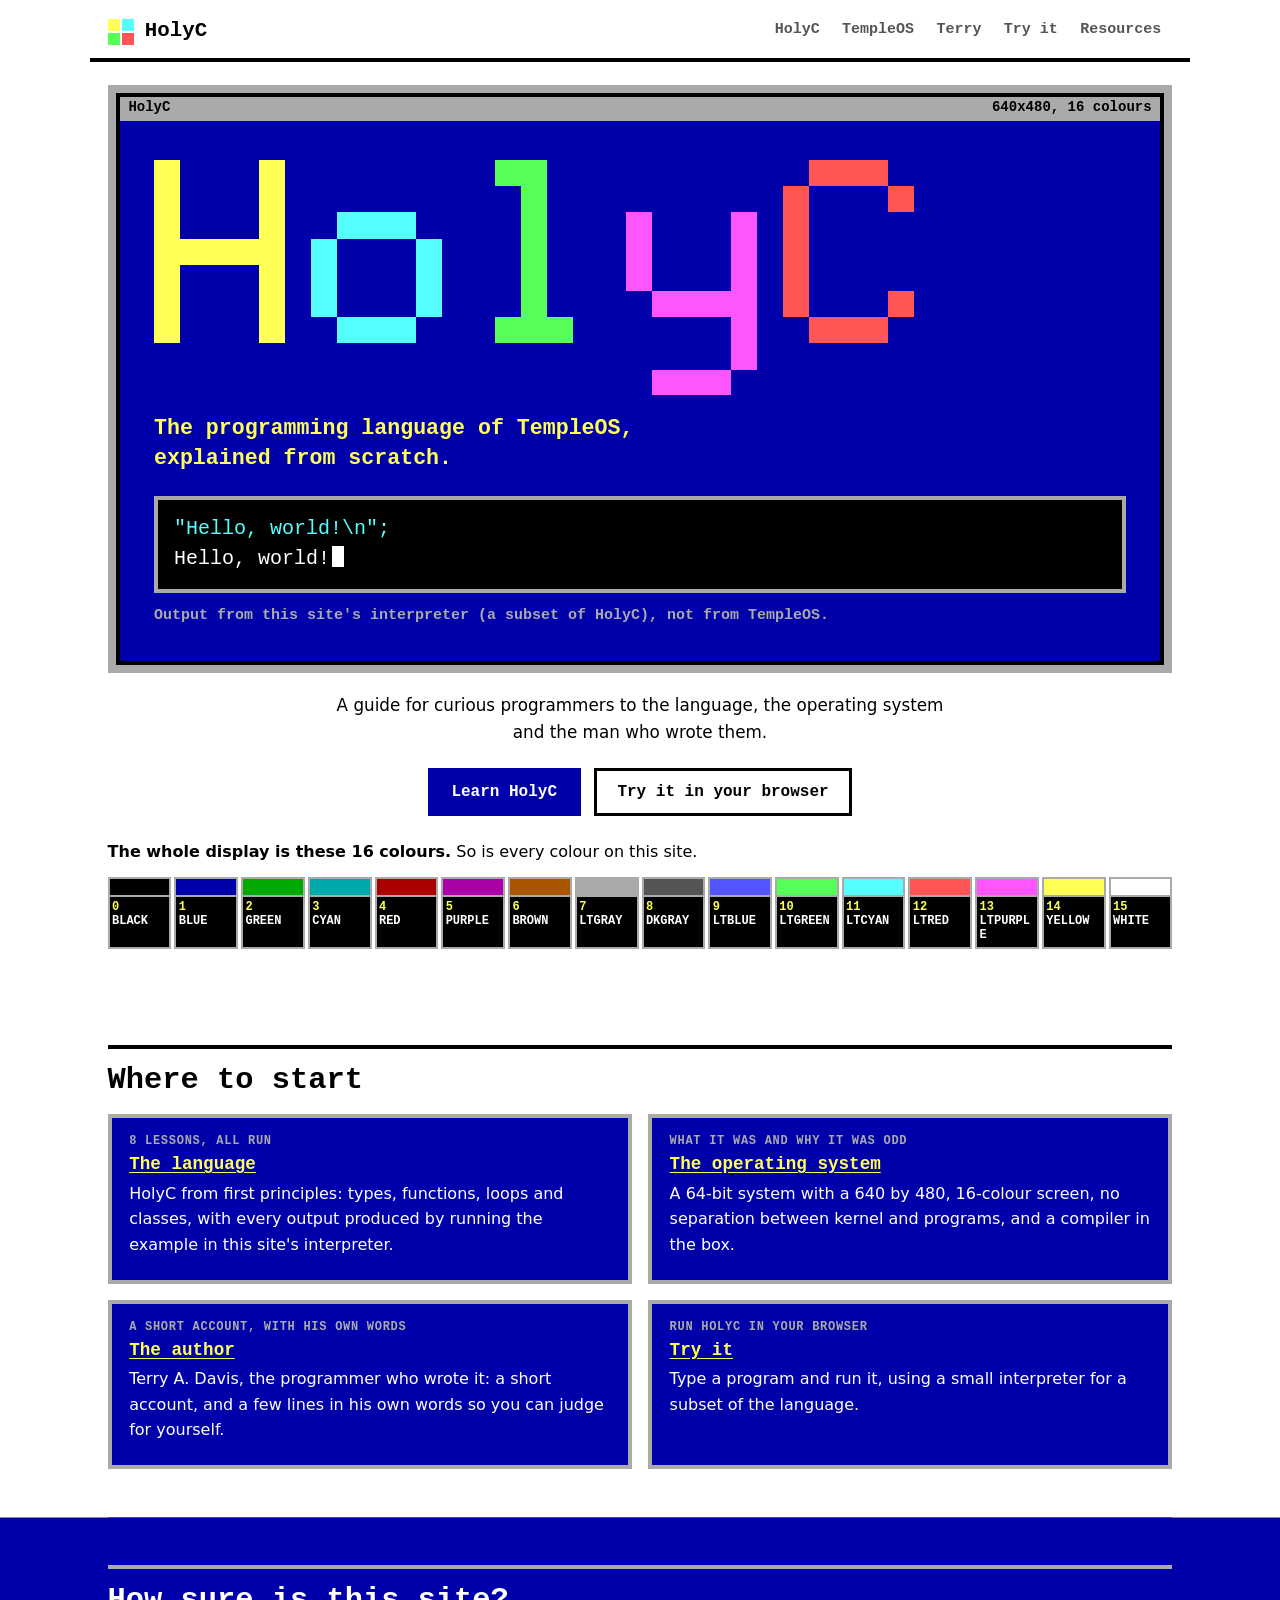
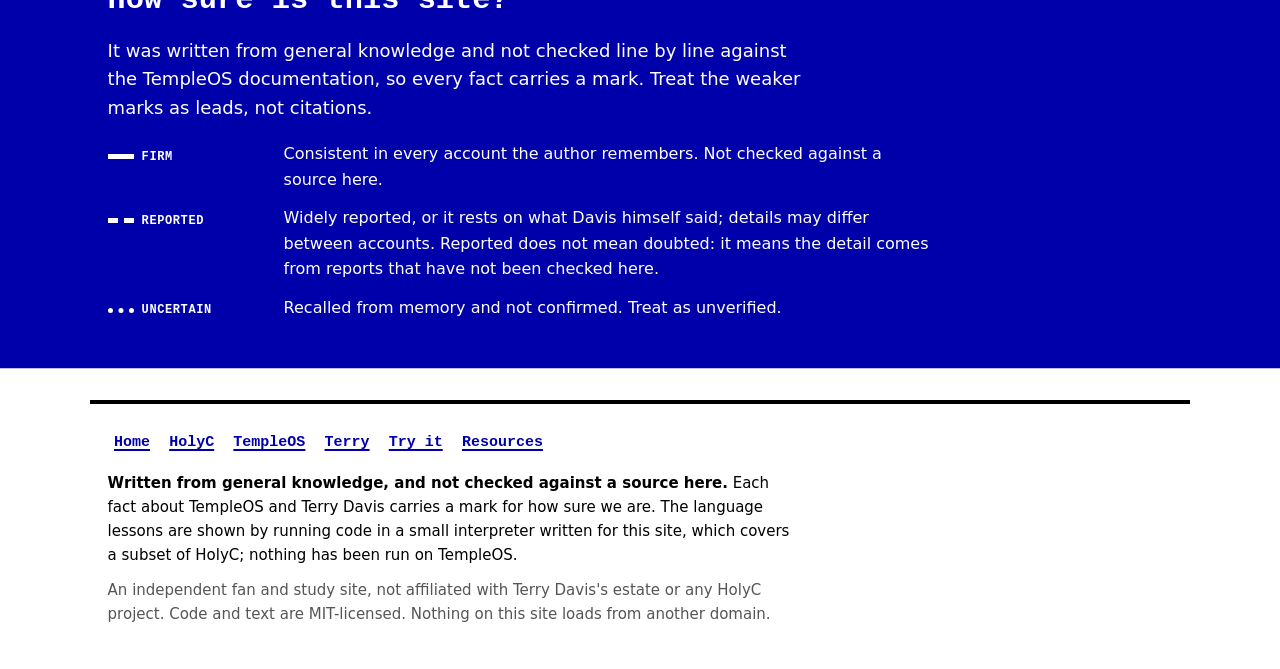
<file: index.html>
<!doctype html>
<html lang="en">
<head>
<meta charset="utf-8">
<meta name="viewport" content="width=device-width, initial-scale=1, viewport-fit=cover">
<meta name="color-scheme" content="dark light">
<title>HolyC and TempleOS: the language and the operating system of Terry A. Davis</title>
<meta name="description" content="A guide to HolyC, the programming language of TempleOS, with every example run, and a careful look at the operating system and its author, Terry A. Davis. Every fact is marked for how sure we are.">
<meta property="og:title" content="HolyC and TempleOS: the language and the operating system of Terry A. Davis"><meta property="og:description" content="A guide to HolyC, the programming language of TempleOS, with every example run, and a careful look at the operating system and its author, Terry A. Davis. Every fact is marked for how sure we are."><meta property="og:type" content="website"><meta property="og:image" content="social.png"><meta name="twitter:card" content="summary_large_image">
<link rel="icon" href="favicon.svg" type="image/svg+xml">
<link rel="stylesheet" href="styles.css">
</head>
<body class="home">
<a class="skip" href="#main">Skip to the content</a>
<header class="mast">
  <a class="brand" href="index.html"><span class="sq" aria-hidden="true"><i></i><i></i><i></i><i></i></span>HolyC</a>
  <nav aria-label="Pages"><a href="holyc.html">HolyC</a><a href="templeos.html">TempleOS</a><a href="terry.html">Terry</a><a href="playground.html">Try it</a><a href="resources.html">Resources</a></nav>
</header>
<main id="main">

<section class="hero hero-screen" aria-labelledby="h1">
  <h1 id="h1" class="sr">HolyC</h1>
  <div class="screen">
    <div class="scrbar" aria-hidden="true"><span>HolyC</span><span>640x480, 16 colours</span></div>
    <div class="scrbody">
      <svg class="logo" viewBox="0 0 29 9" aria-hidden="true" focusable="false" shape-rendering="crispEdges"><rect x="0" y="0" width="1" height="1" fill="#FFFF55"/><rect x="4" y="0" width="1" height="1" fill="#FFFF55"/><rect x="0" y="1" width="1" height="1" fill="#FFFF55"/><rect x="4" y="1" width="1" height="1" fill="#FFFF55"/><rect x="0" y="2" width="1" height="1" fill="#FFFF55"/><rect x="4" y="2" width="1" height="1" fill="#FFFF55"/><rect x="0" y="3" width="1" height="1" fill="#FFFF55"/><rect x="1" y="3" width="1" height="1" fill="#FFFF55"/><rect x="2" y="3" width="1" height="1" fill="#FFFF55"/><rect x="3" y="3" width="1" height="1" fill="#FFFF55"/><rect x="4" y="3" width="1" height="1" fill="#FFFF55"/><rect x="0" y="4" width="1" height="1" fill="#FFFF55"/><rect x="4" y="4" width="1" height="1" fill="#FFFF55"/><rect x="0" y="5" width="1" height="1" fill="#FFFF55"/><rect x="4" y="5" width="1" height="1" fill="#FFFF55"/><rect x="0" y="6" width="1" height="1" fill="#FFFF55"/><rect x="4" y="6" width="1" height="1" fill="#FFFF55"/><rect x="7" y="2" width="1" height="1" fill="#55FFFF"/><rect x="8" y="2" width="1" height="1" fill="#55FFFF"/><rect x="9" y="2" width="1" height="1" fill="#55FFFF"/><rect x="6" y="3" width="1" height="1" fill="#55FFFF"/><rect x="10" y="3" width="1" height="1" fill="#55FFFF"/><rect x="6" y="4" width="1" height="1" fill="#55FFFF"/><rect x="10" y="4" width="1" height="1" fill="#55FFFF"/><rect x="6" y="5" width="1" height="1" fill="#55FFFF"/><rect x="10" y="5" width="1" height="1" fill="#55FFFF"/><rect x="7" y="6" width="1" height="1" fill="#55FFFF"/><rect x="8" y="6" width="1" height="1" fill="#55FFFF"/><rect x="9" y="6" width="1" height="1" fill="#55FFFF"/><rect x="13" y="0" width="1" height="1" fill="#55FF55"/><rect x="14" y="0" width="1" height="1" fill="#55FF55"/><rect x="14" y="1" width="1" height="1" fill="#55FF55"/><rect x="14" y="2" width="1" height="1" fill="#55FF55"/><rect x="14" y="3" width="1" height="1" fill="#55FF55"/><rect x="14" y="4" width="1" height="1" fill="#55FF55"/><rect x="14" y="5" width="1" height="1" fill="#55FF55"/><rect x="13" y="6" width="1" height="1" fill="#55FF55"/><rect x="14" y="6" width="1" height="1" fill="#55FF55"/><rect x="15" y="6" width="1" height="1" fill="#55FF55"/><rect x="18" y="2" width="1" height="1" fill="#FF55FF"/><rect x="22" y="2" width="1" height="1" fill="#FF55FF"/><rect x="18" y="3" width="1" height="1" fill="#FF55FF"/><rect x="22" y="3" width="1" height="1" fill="#FF55FF"/><rect x="18" y="4" width="1" height="1" fill="#FF55FF"/><rect x="22" y="4" width="1" height="1" fill="#FF55FF"/><rect x="19" y="5" width="1" height="1" fill="#FF55FF"/><rect x="20" y="5" width="1" height="1" fill="#FF55FF"/><rect x="21" y="5" width="1" height="1" fill="#FF55FF"/><rect x="22" y="5" width="1" height="1" fill="#FF55FF"/><rect x="22" y="6" width="1" height="1" fill="#FF55FF"/><rect x="22" y="7" width="1" height="1" fill="#FF55FF"/><rect x="19" y="8" width="1" height="1" fill="#FF55FF"/><rect x="20" y="8" width="1" height="1" fill="#FF55FF"/><rect x="21" y="8" width="1" height="1" fill="#FF55FF"/><rect x="25" y="0" width="1" height="1" fill="#FF5555"/><rect x="26" y="0" width="1" height="1" fill="#FF5555"/><rect x="27" y="0" width="1" height="1" fill="#FF5555"/><rect x="24" y="1" width="1" height="1" fill="#FF5555"/><rect x="28" y="1" width="1" height="1" fill="#FF5555"/><rect x="24" y="2" width="1" height="1" fill="#FF5555"/><rect x="24" y="3" width="1" height="1" fill="#FF5555"/><rect x="24" y="4" width="1" height="1" fill="#FF5555"/><rect x="24" y="5" width="1" height="1" fill="#FF5555"/><rect x="28" y="5" width="1" height="1" fill="#FF5555"/><rect x="25" y="6" width="1" height="1" fill="#FF5555"/><rect x="26" y="6" width="1" height="1" fill="#FF5555"/><rect x="27" y="6" width="1" height="1" fill="#FF5555"/></svg>
      <p class="tagline">The programming language of TempleOS, explained from scratch.</p>
      <pre class="prog" aria-label="A HolyC program and what it prints"><code><span class="c-code">&quot;Hello, world!\n&quot;;</span>
<span class="c-out">Hello, world!</span><span class="cur" aria-hidden="true"></span></code></pre>
      <p class="herosrc">Output from this site's interpreter (a subset of HolyC), not from TempleOS.</p>
    </div>
  </div>
  <p class="whofor">A guide for curious programmers to the language, the operating system and the man who wrote them.</p>
  <p class="cta"><a class="btn" href="holyc.html">Learn HolyC</a><a class="btn ghost" href="playground.html">Try it in your browser</a></p>
  <div class="palwrap"><p class="palcap"><strong>The whole display is these 16 colours.</strong> So is every colour on this site.</p><ol class="palette" aria-label="The 16 colours"><li><span class="sw" style="background:#000000" aria-hidden="true"></span><span class="pn"><b>0</b> BLACK</span></li><li><span class="sw" style="background:#0000AA" aria-hidden="true"></span><span class="pn"><b>1</b> BLUE</span></li><li><span class="sw" style="background:#00AA00" aria-hidden="true"></span><span class="pn"><b>2</b> GREEN</span></li><li><span class="sw" style="background:#00AAAA" aria-hidden="true"></span><span class="pn"><b>3</b> CYAN</span></li><li><span class="sw" style="background:#AA0000" aria-hidden="true"></span><span class="pn"><b>4</b> RED</span></li><li><span class="sw" style="background:#AA00AA" aria-hidden="true"></span><span class="pn"><b>5</b> PURPLE</span></li><li><span class="sw" style="background:#AA5500" aria-hidden="true"></span><span class="pn"><b>6</b> BROWN</span></li><li><span class="sw" style="background:#AAAAAA" aria-hidden="true"></span><span class="pn"><b>7</b> LTGRAY</span></li><li><span class="sw" style="background:#555555" aria-hidden="true"></span><span class="pn"><b>8</b> DKGRAY</span></li><li><span class="sw" style="background:#5555FF" aria-hidden="true"></span><span class="pn"><b>9</b> LTBLUE</span></li><li><span class="sw" style="background:#55FF55" aria-hidden="true"></span><span class="pn"><b>10</b> LTGREEN</span></li><li><span class="sw" style="background:#55FFFF" aria-hidden="true"></span><span class="pn"><b>11</b> LTCYAN</span></li><li><span class="sw" style="background:#FF5555" aria-hidden="true"></span><span class="pn"><b>12</b> LTRED</span></li><li><span class="sw" style="background:#FF55FF" aria-hidden="true"></span><span class="pn"><b>13</b> LTPURPLE</span></li><li><span class="sw" style="background:#FFFF55" aria-hidden="true"></span><span class="pn"><b>14</b> YELLOW</span></li><li><span class="sw" style="background:#FFFFFF" aria-hidden="true"></span><span class="pn"><b>15</b> WHITE</span></li></ol></div>
</section>

<section aria-labelledby="h-where">
  <h2 id="h-where" class="sech">Where to start</h2>
  <ul class="cards"><li class="card"><p class="tag">8 lessons, all run</p><h3><a href="holyc.html">The language</a></h3><p>HolyC from first principles: types, functions, loops and classes, with every output produced by running the example in this site&#x27;s interpreter.</p></li><li class="card"><p class="tag">what it was and why it was odd</p><h3><a href="templeos.html">The operating system</a></h3><p>A 64-bit system with a 640 by 480, 16-colour screen, no separation between kernel and programs, and a compiler in the box.</p></li><li class="card"><p class="tag">a short account, with his own words</p><h3><a href="terry.html">The author</a></h3><p>Terry A. Davis, the programmer who wrote it: a short account, and a few lines in his own words so you can judge for yourself.</p></li><li class="card"><p class="tag">run HolyC in your browser</p><h3><a href="playground.html">Try it</a></h3><p>Type a program and run it, using a small interpreter for a subset of the language.</p></li></ul>
</section>

<section class="band" aria-labelledby="h-sure">
  <h2 id="h-sure" class="sech">How sure is this site?</h2>
  <p class="lede2">It was written from general knowledge and not checked line by line against the TempleOS documentation, so every fact carries a mark. Treat the weaker marks as leads, not citations.</p>
  <ul class="legend"><li><span class="mk mk-firm"><i aria-hidden="true"></i>Firm</span><span>Consistent in every account the author remembers. Not checked against a source here.</span></li><li><span class="mk mk-reported"><i aria-hidden="true"></i>Reported</span><span>Widely reported, or it rests on what Davis himself said; details may differ between accounts. Reported does not mean doubted: it means the detail comes from reports that have not been checked here.</span></li><li><span class="mk mk-uncertain"><i aria-hidden="true"></i>Uncertain</span><span>Recalled from memory and not confirmed. Treat as unverified.</span></li></ul>
</section>
</main>
<footer class="foot">
  <nav class="footnav" aria-label="Pages"><a href="index.html">Home</a><a href="holyc.html">HolyC</a><a href="templeos.html">TempleOS</a><a href="terry.html">Terry</a><a href="playground.html">Try it</a><a href="resources.html">Resources</a></nav>
  <p><strong>Written from general knowledge, and not checked against a source here.</strong> Each fact about TempleOS and Terry Davis carries a mark for how sure we are. The language lessons are shown by running code in a small interpreter written for this site, which covers a subset of HolyC; nothing has been run on TempleOS.</p>
  <p class="small">An independent fan and study site, not affiliated with Terry Davis's estate or any HolyC project. Code and text are MIT-licensed. Nothing on this site loads from another domain.</p>
</footer>

</body>
</html>
</file>
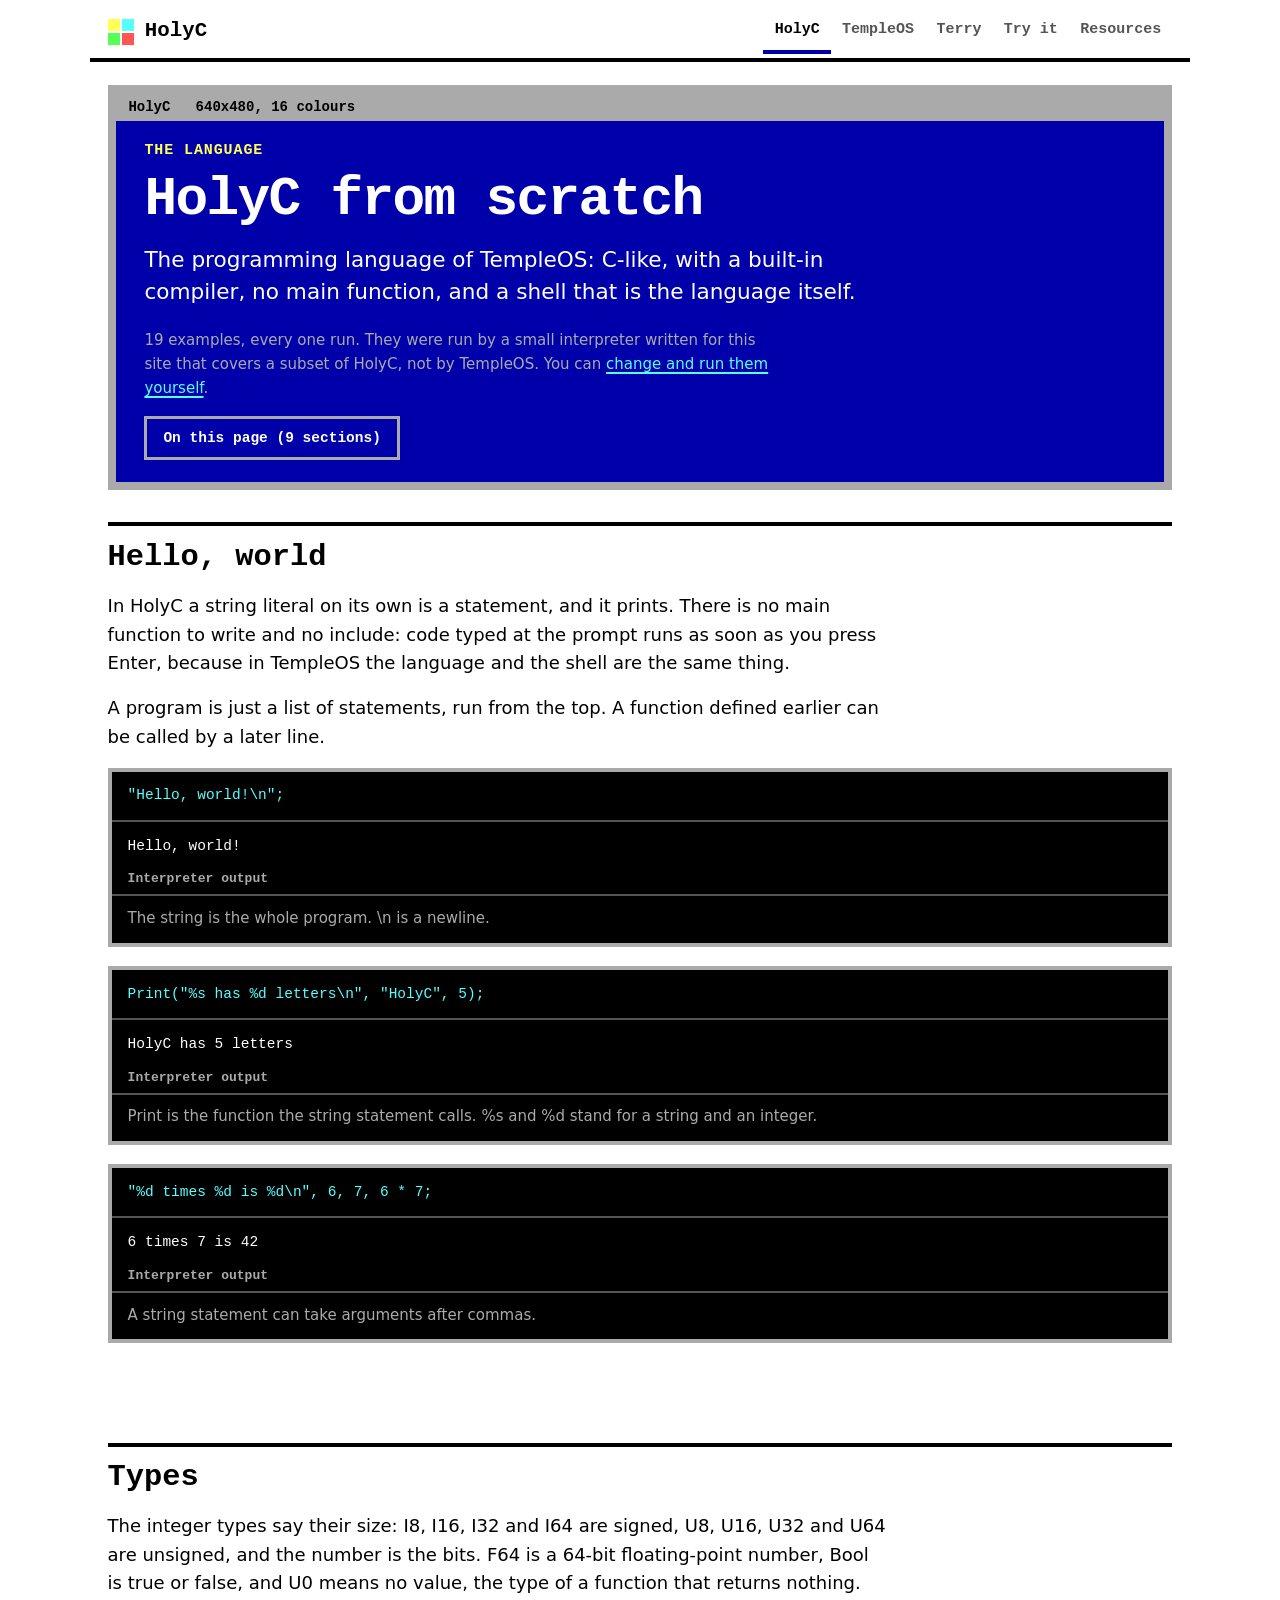
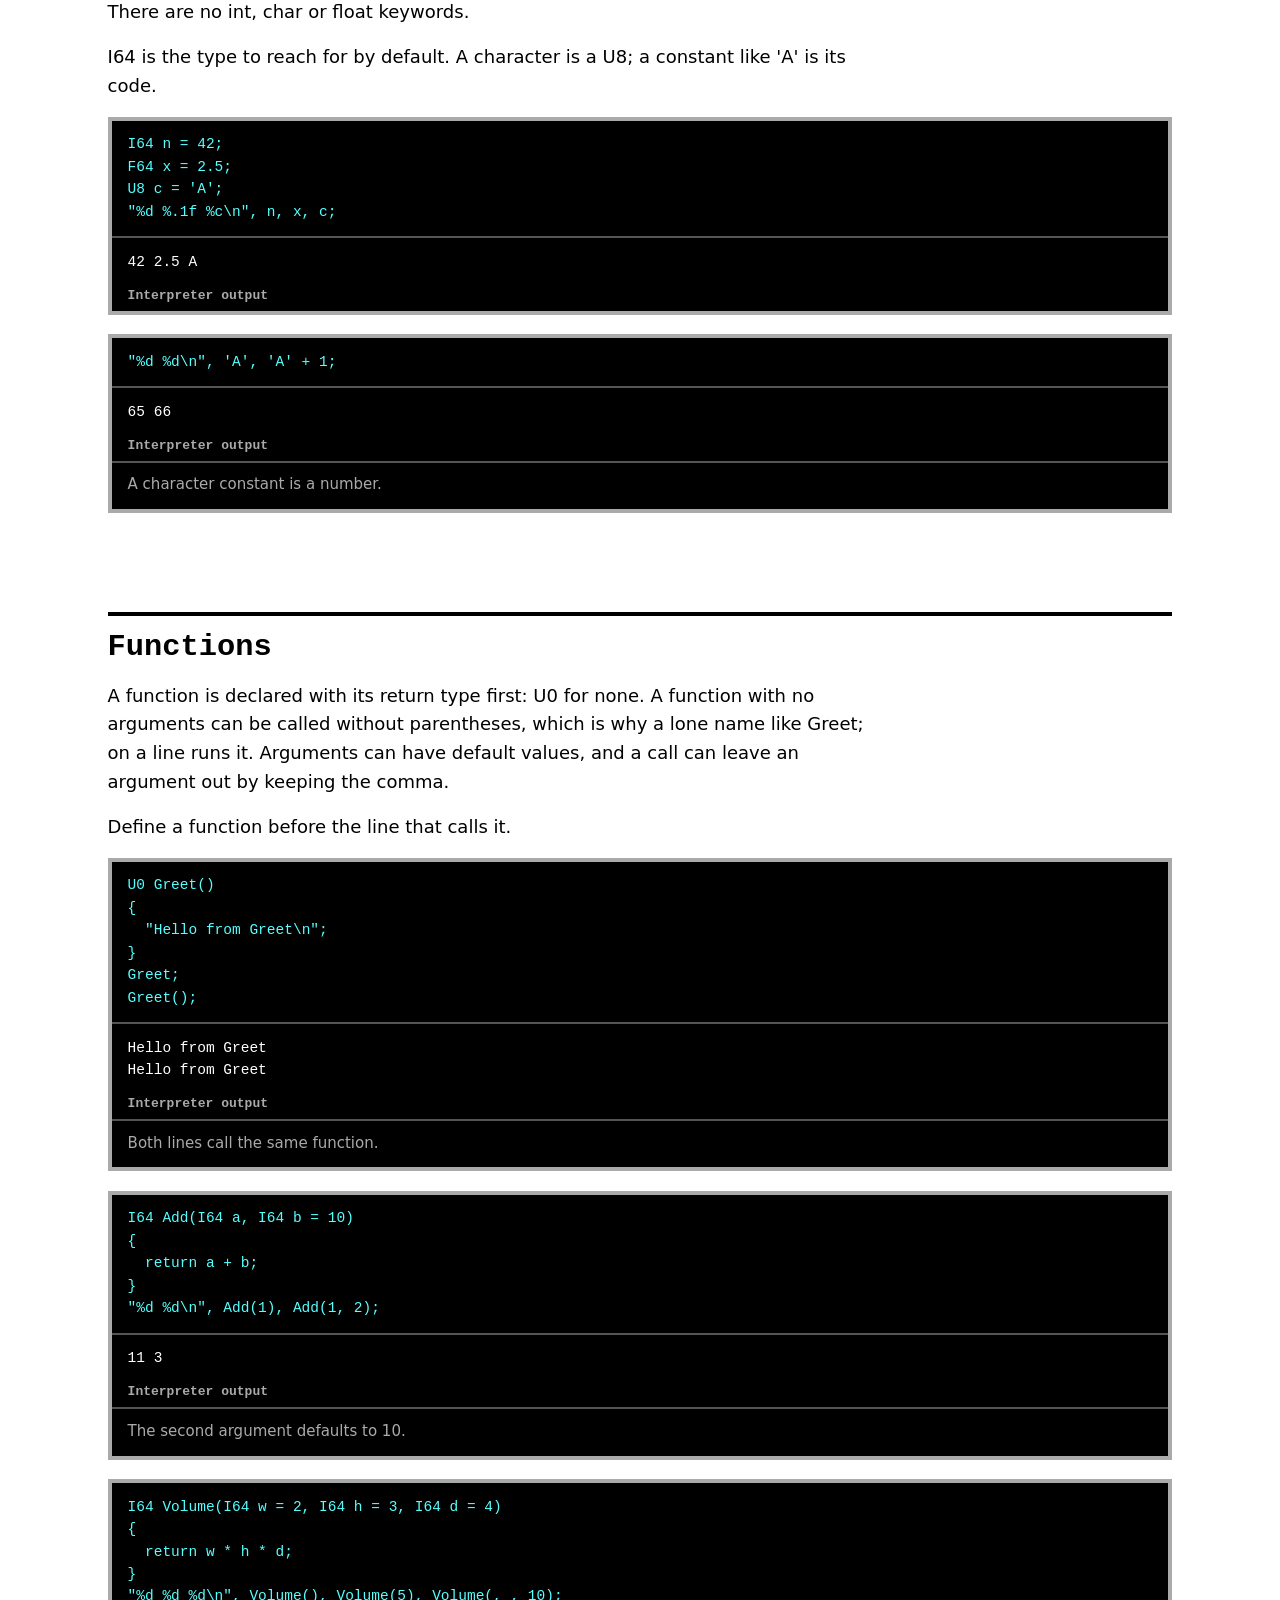
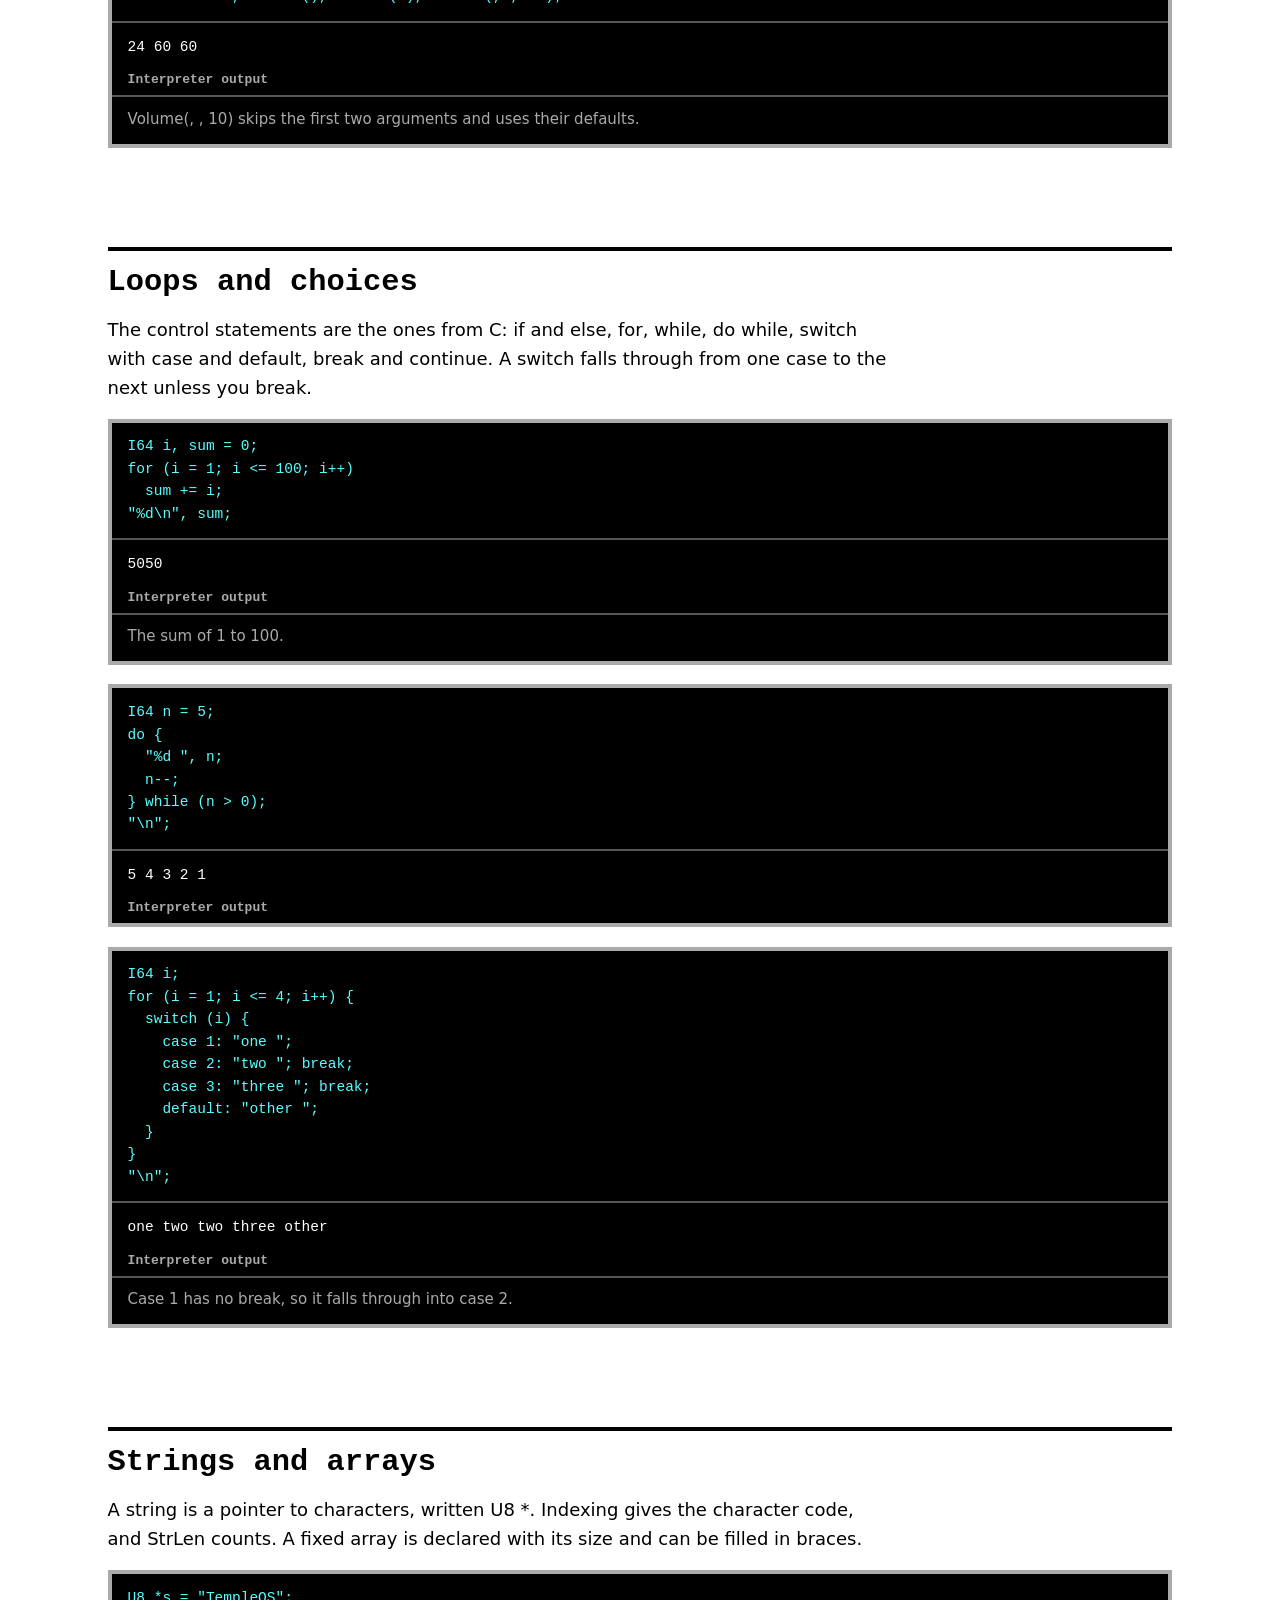
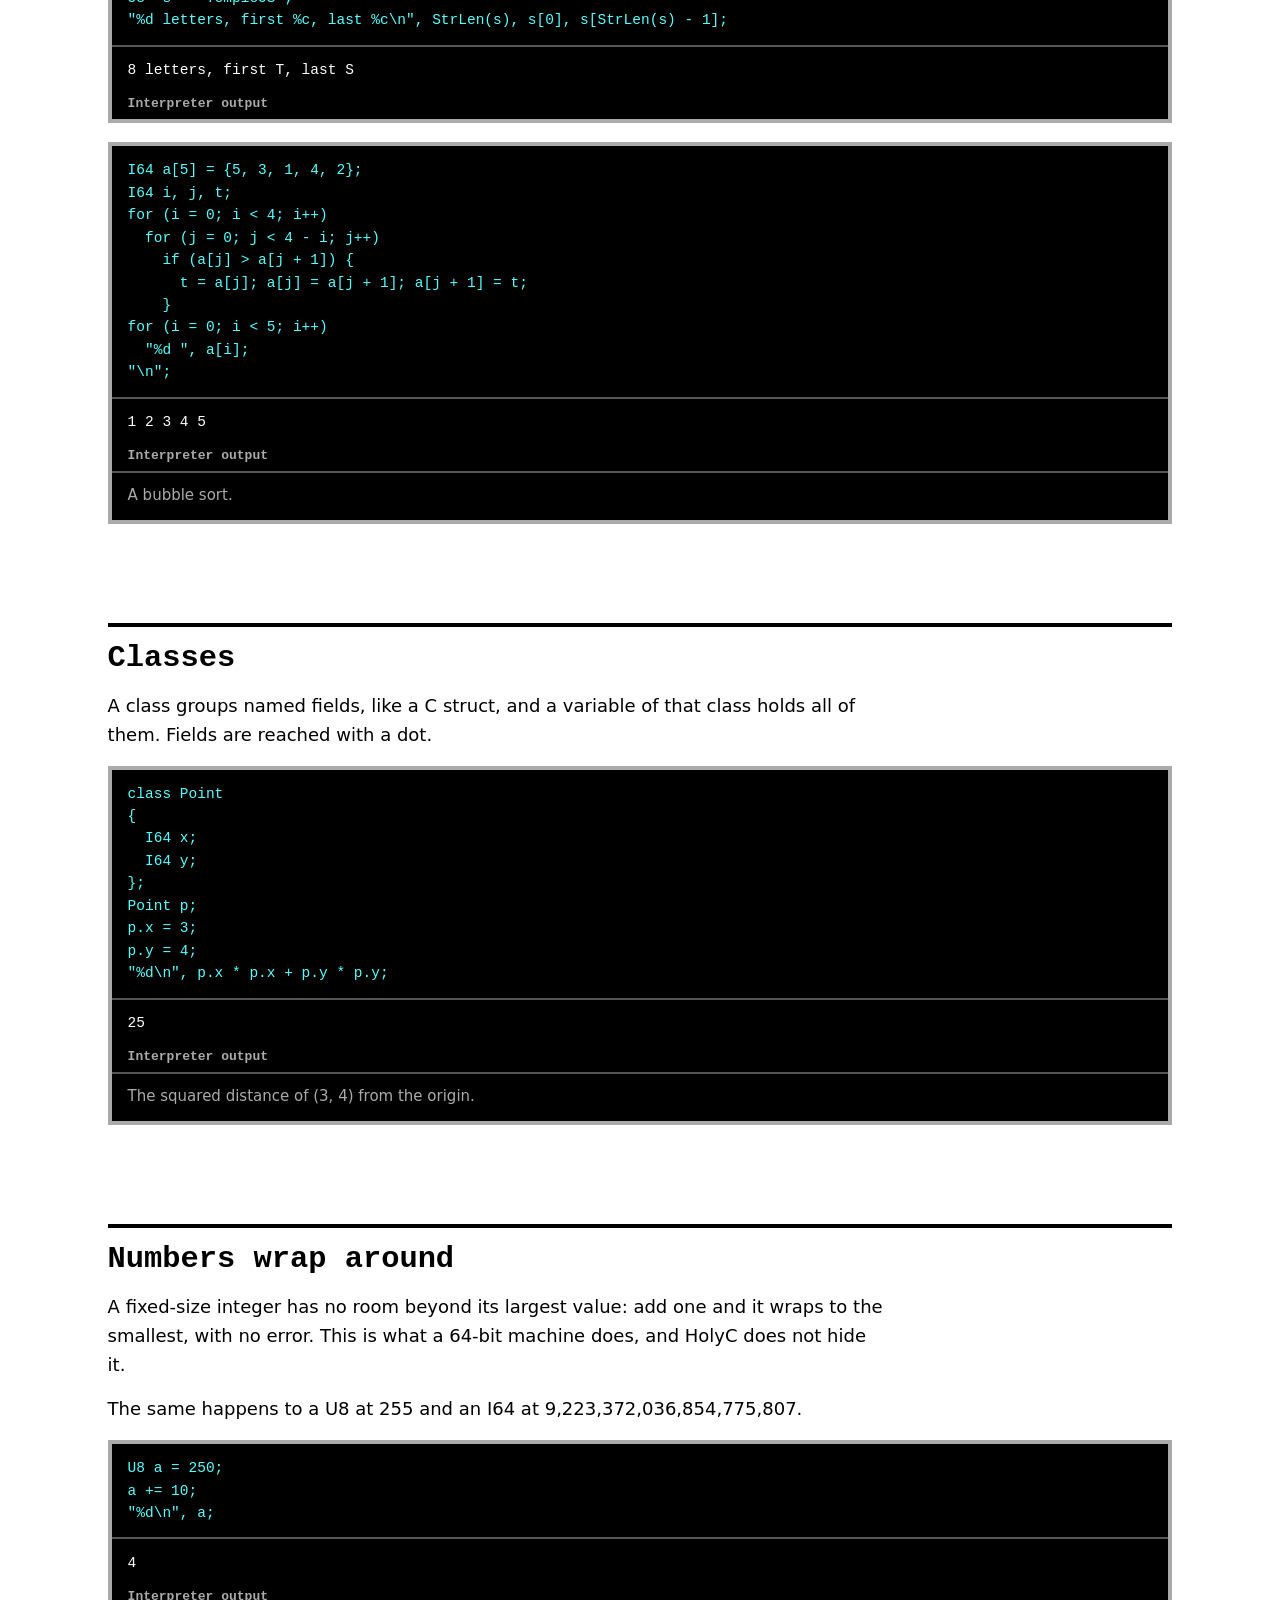
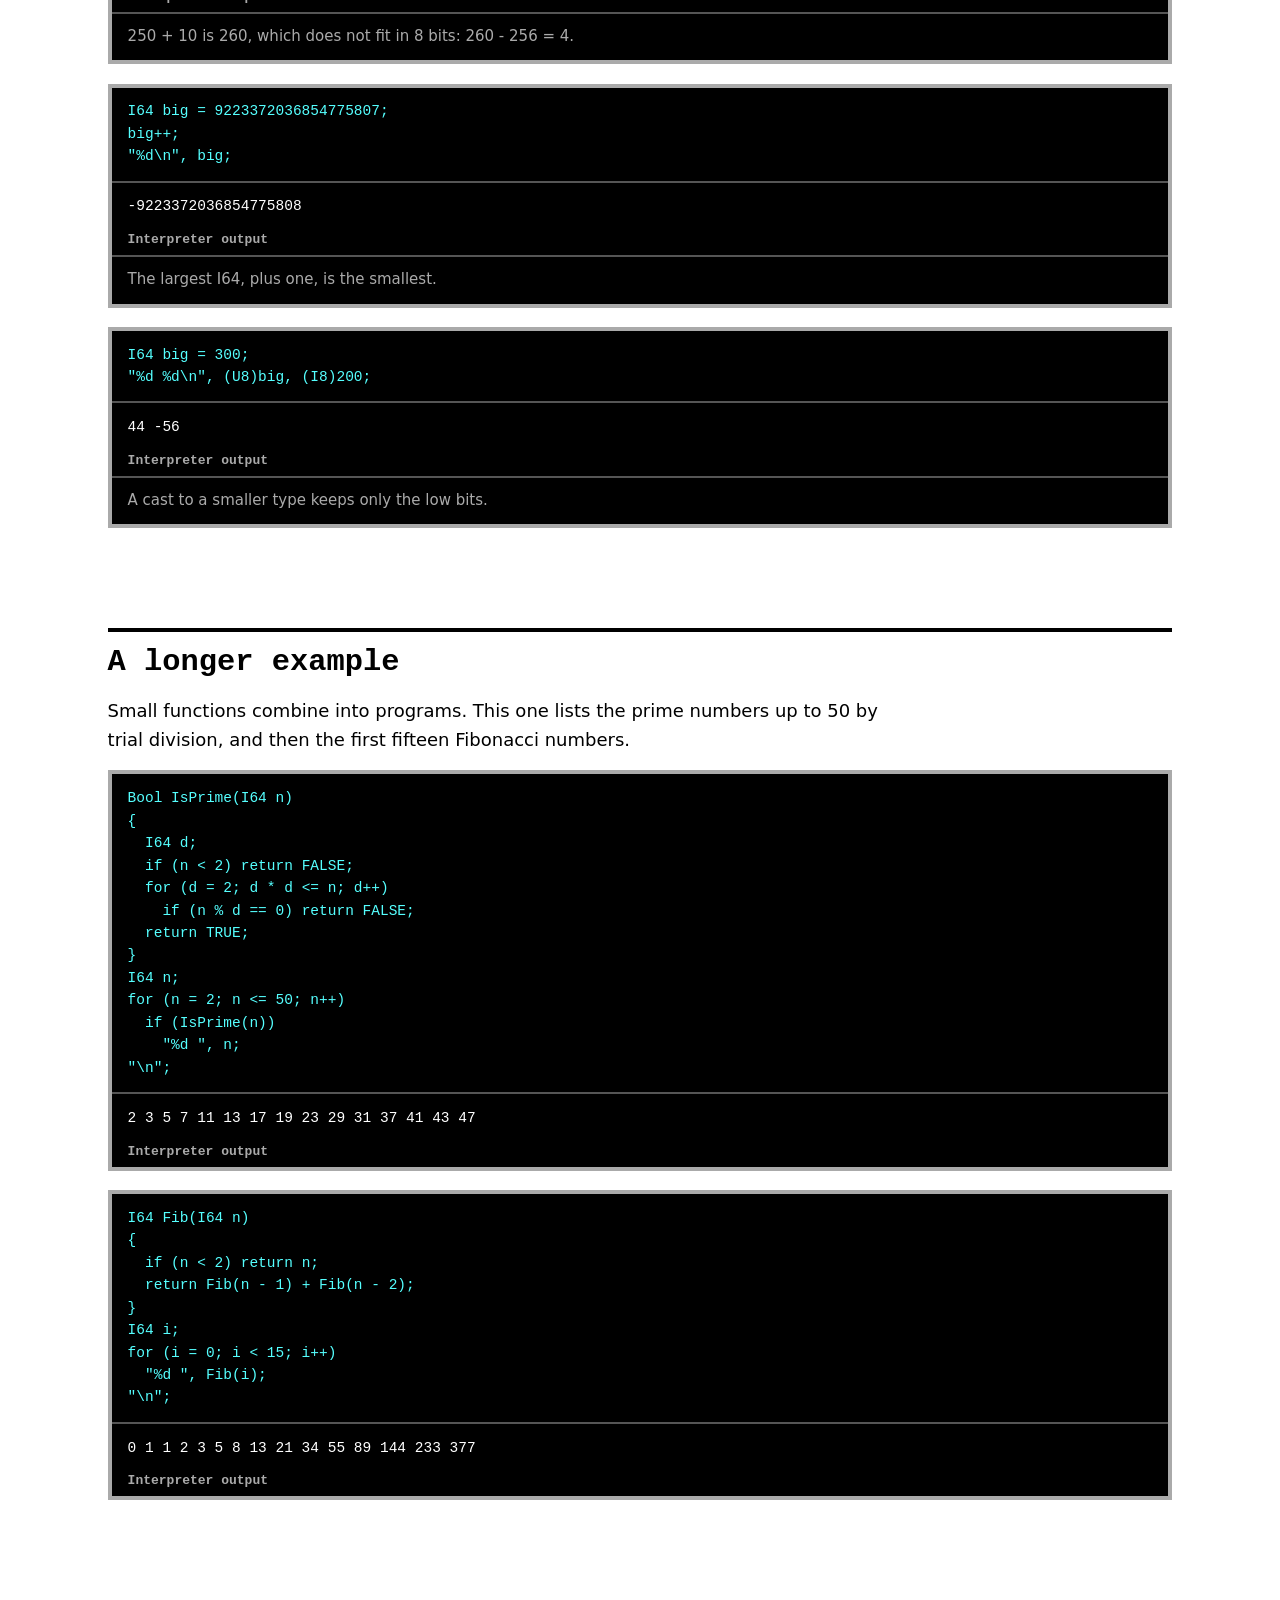
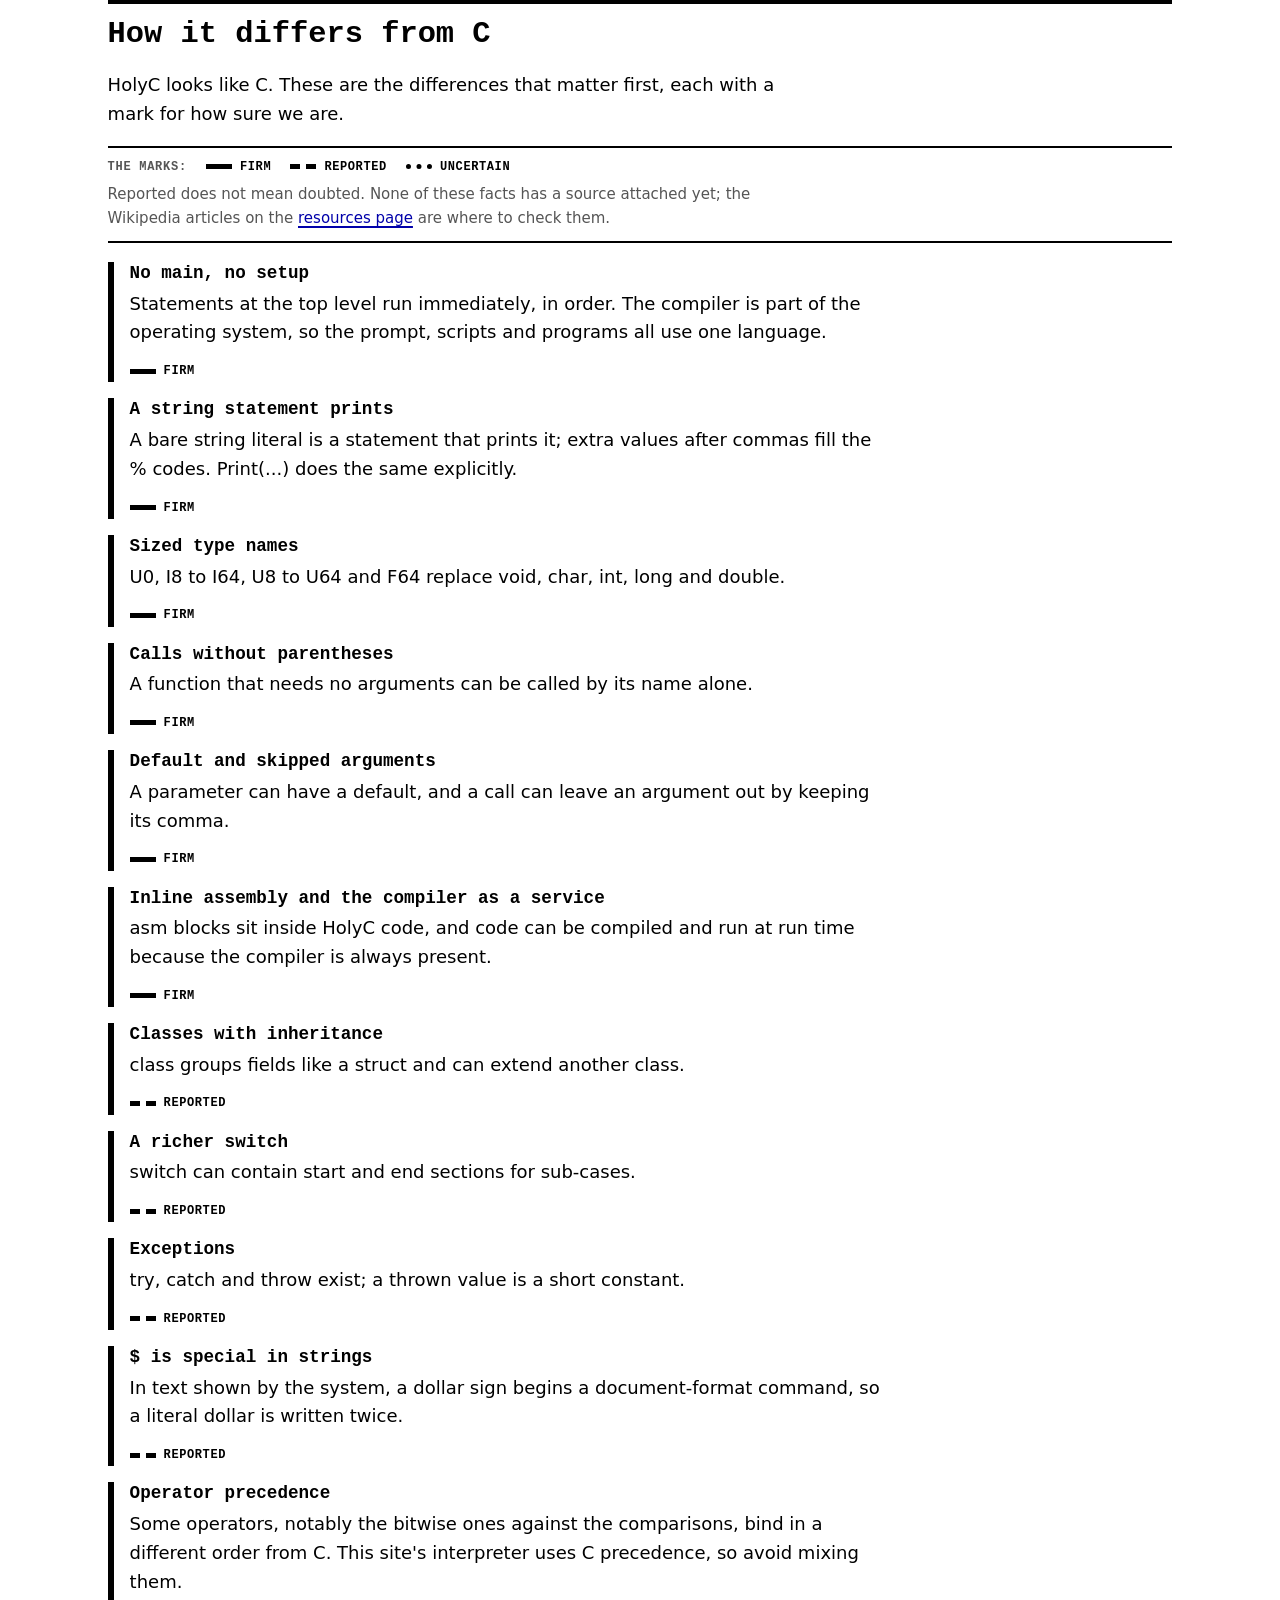
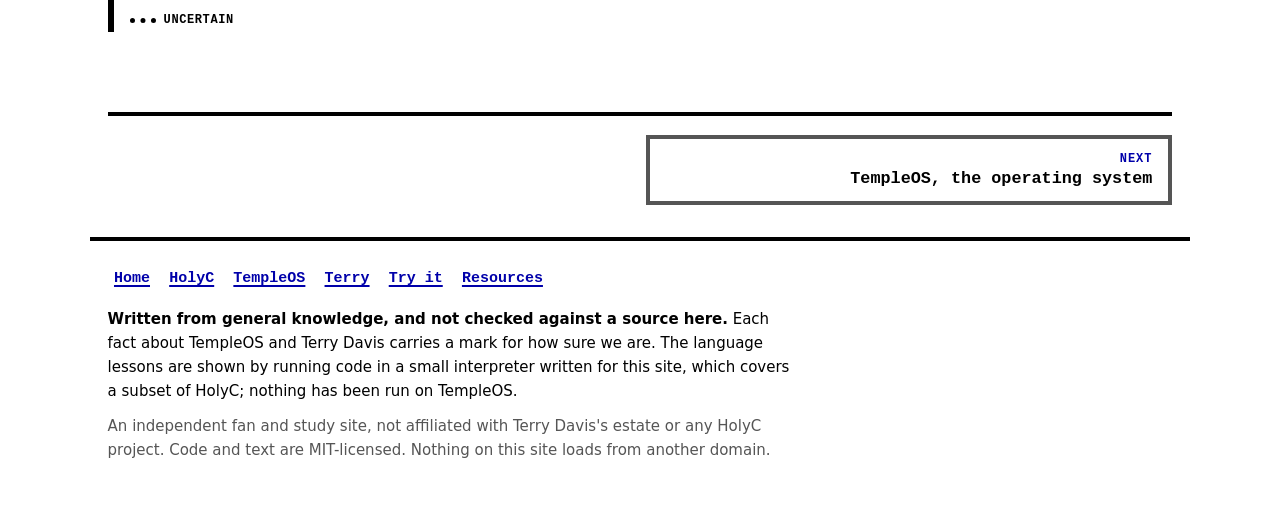
<file: holyc.html>
<!doctype html>
<html lang="en">
<head>
<meta charset="utf-8">
<meta name="viewport" content="width=device-width, initial-scale=1, viewport-fit=cover">
<meta name="color-scheme" content="dark light">
<title>HolyC: the language, with every example run</title>
<meta name="description" content="HolyC explained from scratch in 8 short lessons, with 19 examples that were actually run, and how it differs from C.">
<meta property="og:title" content="HolyC: the language, with every example run"><meta property="og:description" content="HolyC explained from scratch in 8 short lessons, with 19 examples that were actually run, and how it differs from C."><meta property="og:type" content="website">
<link rel="icon" href="favicon.svg" type="image/svg+xml">
<link rel="stylesheet" href="styles.css">
</head>
<body class="">
<a class="skip" href="#main">Skip to the content</a>
<header class="mast">
  <a class="brand" href="index.html"><span class="sq" aria-hidden="true"><i></i><i></i><i></i><i></i></span>HolyC</a>
  <nav aria-label="Pages"><a href="holyc.html" aria-current="page">HolyC</a><a href="templeos.html">TempleOS</a><a href="terry.html">Terry</a><a href="playground.html">Try it</a><a href="resources.html">Resources</a></nav>
</header>
<main id="main">

<section class="page-head" data-bar="HolyC"><p class="kicker">The language</p><h1>HolyC from scratch</h1>
<p class="lede">The programming language of TempleOS: C-like, with a built-in compiler, no main function, and a shell that is the language itself.</p>
<p class="small">19 examples, every one run. They were run by a small interpreter written for this site that covers a subset of HolyC, not by TempleOS. You can <a href="playground.html">change and run them yourself</a>.</p>
<details class="toc"><summary>On this page (9 sections)</summary><ul><li><a href="#hello">Hello, world</a></li><li><a href="#types">Types</a></li><li><a href="#functions">Functions</a></li><li><a href="#flow">Loops and choices</a></li><li><a href="#arrays">Strings and arrays</a></li><li><a href="#classes">Classes</a></li><li><a href="#wrap">Numbers wrap around</a></li><li><a href="#more">A longer example</a></li><li><a href="#differences">How it differs from C</a></li></ul></details></section>
<section class="lesson" id="hello" aria-labelledby="h-hello"><h2 id="h-hello" class="sech">Hello, world</h2><div class="prose"><p>In HolyC a string literal on its own is a statement, and it prints. There is no main function to write and no include: code typed at the prompt runs as soon as you press Enter, because in TempleOS the language and the shell are the same thing.</p><p>A program is just a list of statements, run from the top. A function defined earlier can be called by a later line.</p></div><figure class="term"><pre class="cmd"><code><span class="ln">&quot;Hello, world!\n&quot;;</span></code></pre><pre class="out" aria-label="Output"><code>Hello, world!</code></pre><p class="src">Interpreter output</p><p class="bnote">The string is the whole program. \n is a newline.</p></figure><figure class="term"><pre class="cmd"><code><span class="ln">Print(&quot;%s has %d letters\n&quot;, &quot;HolyC&quot;, 5);</span></code></pre><pre class="out" aria-label="Output"><code>HolyC has 5 letters</code></pre><p class="src">Interpreter output</p><p class="bnote">Print is the function the string statement calls. %s and %d stand for a string and an integer.</p></figure><figure class="term"><pre class="cmd"><code><span class="ln">&quot;%d times %d is %d\n&quot;, 6, 7, 6 * 7;</span></code></pre><pre class="out" aria-label="Output"><code>6 times 7 is 42</code></pre><p class="src">Interpreter output</p><p class="bnote">A string statement can take arguments after commas.</p></figure></section><section class="lesson" id="types" aria-labelledby="h-types"><h2 id="h-types" class="sech">Types</h2><div class="prose"><p>The integer types say their size: I8, I16, I32 and I64 are signed, U8, U16, U32 and U64 are unsigned, and the number is the bits. F64 is a 64-bit floating-point number, Bool is true or false, and U0 means no value, the type of a function that returns nothing. There are no int, char or float keywords.</p><p>I64 is the type to reach for by default. A character is a U8; a constant like &#x27;A&#x27; is its code.</p></div><figure class="term"><pre class="cmd"><code><span class="ln">I64 n = 42;</span><span class="ln">F64 x = 2.5;</span><span class="ln">U8 c = &#x27;A&#x27;;</span><span class="ln">&quot;%d %.1f %c\n&quot;, n, x, c;</span></code></pre><pre class="out" aria-label="Output"><code>42 2.5 A</code></pre><p class="src">Interpreter output</p></figure><figure class="term"><pre class="cmd"><code><span class="ln">&quot;%d %d\n&quot;, &#x27;A&#x27;, &#x27;A&#x27; + 1;</span></code></pre><pre class="out" aria-label="Output"><code>65 66</code></pre><p class="src">Interpreter output</p><p class="bnote">A character constant is a number.</p></figure></section><section class="lesson" id="functions" aria-labelledby="h-functions"><h2 id="h-functions" class="sech">Functions</h2><div class="prose"><p>A function is declared with its return type first: U0 for none. A function with no arguments can be called without parentheses, which is why a lone name like Greet; on a line runs it. Arguments can have default values, and a call can leave an argument out by keeping the comma.</p><p>Define a function before the line that calls it.</p></div><figure class="term"><pre class="cmd"><code><span class="ln">U0 Greet()</span><span class="ln">{</span><span class="ln">  &quot;Hello from Greet\n&quot;;</span><span class="ln">}</span><span class="ln">Greet;</span><span class="ln">Greet();</span></code></pre><pre class="out" aria-label="Output"><code>Hello from Greet
Hello from Greet</code></pre><p class="src">Interpreter output</p><p class="bnote">Both lines call the same function.</p></figure><figure class="term"><pre class="cmd"><code><span class="ln">I64 Add(I64 a, I64 b = 10)</span><span class="ln">{</span><span class="ln">  return a + b;</span><span class="ln">}</span><span class="ln">&quot;%d %d\n&quot;, Add(1), Add(1, 2);</span></code></pre><pre class="out" aria-label="Output"><code>11 3</code></pre><p class="src">Interpreter output</p><p class="bnote">The second argument defaults to 10.</p></figure><figure class="term"><pre class="cmd"><code><span class="ln">I64 Volume(I64 w = 2, I64 h = 3, I64 d = 4)</span><span class="ln">{</span><span class="ln">  return w * h * d;</span><span class="ln">}</span><span class="ln">&quot;%d %d %d\n&quot;, Volume(), Volume(5), Volume(, , 10);</span></code></pre><pre class="out" aria-label="Output"><code>24 60 60</code></pre><p class="src">Interpreter output</p><p class="bnote">Volume(, , 10) skips the first two arguments and uses their defaults.</p></figure></section><section class="lesson" id="flow" aria-labelledby="h-flow"><h2 id="h-flow" class="sech">Loops and choices</h2><div class="prose"><p>The control statements are the ones from C: if and else, for, while, do while, switch with case and default, break and continue. A switch falls through from one case to the next unless you break.</p></div><figure class="term"><pre class="cmd"><code><span class="ln">I64 i, sum = 0;</span><span class="ln">for (i = 1; i &lt;= 100; i++)</span><span class="ln">  sum += i;</span><span class="ln">&quot;%d\n&quot;, sum;</span></code></pre><pre class="out" aria-label="Output"><code>5050</code></pre><p class="src">Interpreter output</p><p class="bnote">The sum of 1 to 100.</p></figure><figure class="term"><pre class="cmd"><code><span class="ln">I64 n = 5;</span><span class="ln">do {</span><span class="ln">  &quot;%d &quot;, n;</span><span class="ln">  n--;</span><span class="ln">} while (n &gt; 0);</span><span class="ln">&quot;\n&quot;;</span></code></pre><pre class="out" aria-label="Output"><code>5 4 3 2 1 </code></pre><p class="src">Interpreter output</p></figure><figure class="term"><pre class="cmd"><code><span class="ln">I64 i;</span><span class="ln">for (i = 1; i &lt;= 4; i++) {</span><span class="ln">  switch (i) {</span><span class="ln">    case 1: &quot;one &quot;;</span><span class="ln">    case 2: &quot;two &quot;; break;</span><span class="ln">    case 3: &quot;three &quot;; break;</span><span class="ln">    default: &quot;other &quot;;</span><span class="ln">  }</span><span class="ln">}</span><span class="ln">&quot;\n&quot;;</span></code></pre><pre class="out" aria-label="Output"><code>one two two three other </code></pre><p class="src">Interpreter output</p><p class="bnote">Case 1 has no break, so it falls through into case 2.</p></figure></section><section class="lesson" id="arrays" aria-labelledby="h-arrays"><h2 id="h-arrays" class="sech">Strings and arrays</h2><div class="prose"><p>A string is a pointer to characters, written U8 *. Indexing gives the character code, and StrLen counts. A fixed array is declared with its size and can be filled in braces.</p></div><figure class="term"><pre class="cmd"><code><span class="ln">U8 *s = &quot;TempleOS&quot;;</span><span class="ln">&quot;%d letters, first %c, last %c\n&quot;, StrLen(s), s[0], s[StrLen(s) - 1];</span></code></pre><pre class="out" aria-label="Output"><code>8 letters, first T, last S</code></pre><p class="src">Interpreter output</p></figure><figure class="term"><pre class="cmd"><code><span class="ln">I64 a[5] = {5, 3, 1, 4, 2};</span><span class="ln">I64 i, j, t;</span><span class="ln">for (i = 0; i &lt; 4; i++)</span><span class="ln">  for (j = 0; j &lt; 4 - i; j++)</span><span class="ln">    if (a[j] &gt; a[j + 1]) {</span><span class="ln">      t = a[j]; a[j] = a[j + 1]; a[j + 1] = t;</span><span class="ln">    }</span><span class="ln">for (i = 0; i &lt; 5; i++)</span><span class="ln">  &quot;%d &quot;, a[i];</span><span class="ln">&quot;\n&quot;;</span></code></pre><pre class="out" aria-label="Output"><code>1 2 3 4 5 </code></pre><p class="src">Interpreter output</p><p class="bnote">A bubble sort.</p></figure></section><section class="lesson" id="classes" aria-labelledby="h-classes"><h2 id="h-classes" class="sech">Classes</h2><div class="prose"><p>A class groups named fields, like a C struct, and a variable of that class holds all of them. Fields are reached with a dot.</p></div><figure class="term"><pre class="cmd"><code><span class="ln">class Point</span><span class="ln">{</span><span class="ln">  I64 x;</span><span class="ln">  I64 y;</span><span class="ln">};</span><span class="ln"></span><span class="ln">Point p;</span><span class="ln">p.x = 3;</span><span class="ln">p.y = 4;</span><span class="ln">&quot;%d\n&quot;, p.x * p.x + p.y * p.y;</span></code></pre><pre class="out" aria-label="Output"><code>25</code></pre><p class="src">Interpreter output</p><p class="bnote">The squared distance of (3, 4) from the origin.</p></figure></section><section class="lesson" id="wrap" aria-labelledby="h-wrap"><h2 id="h-wrap" class="sech">Numbers wrap around</h2><div class="prose"><p>A fixed-size integer has no room beyond its largest value: add one and it wraps to the smallest, with no error. This is what a 64-bit machine does, and HolyC does not hide it.</p><p>The same happens to a U8 at 255 and an I64 at 9,223,372,036,854,775,807.</p></div><figure class="term"><pre class="cmd"><code><span class="ln">U8 a = 250;</span><span class="ln">a += 10;</span><span class="ln">&quot;%d\n&quot;, a;</span></code></pre><pre class="out" aria-label="Output"><code>4</code></pre><p class="src">Interpreter output</p><p class="bnote">250 + 10 is 260, which does not fit in 8 bits: 260 - 256 = 4.</p></figure><figure class="term"><pre class="cmd"><code><span class="ln">I64 big = 9223372036854775807;</span><span class="ln">big++;</span><span class="ln">&quot;%d\n&quot;, big;</span></code></pre><pre class="out" aria-label="Output"><code>-9223372036854775808</code></pre><p class="src">Interpreter output</p><p class="bnote">The largest I64, plus one, is the smallest.</p></figure><figure class="term"><pre class="cmd"><code><span class="ln">I64 big = 300;</span><span class="ln">&quot;%d %d\n&quot;, (U8)big, (I8)200;</span></code></pre><pre class="out" aria-label="Output"><code>44 -56</code></pre><p class="src">Interpreter output</p><p class="bnote">A cast to a smaller type keeps only the low bits.</p></figure></section><section class="lesson" id="more" aria-labelledby="h-more"><h2 id="h-more" class="sech">A longer example</h2><div class="prose"><p>Small functions combine into programs. This one lists the prime numbers up to 50 by trial division, and then the first fifteen Fibonacci numbers.</p></div><figure class="term"><pre class="cmd"><code><span class="ln">Bool IsPrime(I64 n)</span><span class="ln">{</span><span class="ln">  I64 d;</span><span class="ln">  if (n &lt; 2) return FALSE;</span><span class="ln">  for (d = 2; d * d &lt;= n; d++)</span><span class="ln">    if (n % d == 0) return FALSE;</span><span class="ln">  return TRUE;</span><span class="ln">}</span><span class="ln"></span><span class="ln">I64 n;</span><span class="ln">for (n = 2; n &lt;= 50; n++)</span><span class="ln">  if (IsPrime(n))</span><span class="ln">    &quot;%d &quot;, n;</span><span class="ln">&quot;\n&quot;;</span></code></pre><pre class="out" aria-label="Output"><code>2 3 5 7 11 13 17 19 23 29 31 37 41 43 47 </code></pre><p class="src">Interpreter output</p></figure><figure class="term"><pre class="cmd"><code><span class="ln">I64 Fib(I64 n)</span><span class="ln">{</span><span class="ln">  if (n &lt; 2) return n;</span><span class="ln">  return Fib(n - 1) + Fib(n - 2);</span><span class="ln">}</span><span class="ln"></span><span class="ln">I64 i;</span><span class="ln">for (i = 0; i &lt; 15; i++)</span><span class="ln">  &quot;%d &quot;, Fib(i);</span><span class="ln">&quot;\n&quot;;</span></code></pre><pre class="out" aria-label="Output"><code>0 1 1 2 3 5 8 13 21 34 55 89 144 233 377 </code></pre><p class="src">Interpreter output</p></figure></section>
<section id="differences" class="lesson" aria-labelledby="h-diff"><h2 id="h-diff" class="sech">How it differs from C</h2>
<p class="lede2">HolyC looks like C. These are the differences that matter first, each with a mark for how sure we are.</p>
<p class="legline"><span class="lg">The marks:</span><span class="mk mk-firm"><i aria-hidden="true"></i>Firm</span><span class="mk mk-reported"><i aria-hidden="true"></i>Reported</span><span class="mk mk-uncertain"><i aria-hidden="true"></i>Uncertain</span><span class="lgn">Reported does not mean doubted. None of these facts has a source attached yet; the Wikipedia articles on the <a href="resources.html">resources page</a> are where to check them.</span></p>
<ul class="diffs"><li class="diff"><h3>No main, no setup</h3><p>Statements at the top level run immediately, in order. The compiler is part of the operating system, so the prompt, scripts and programs all use one language.</p><span class="mk mk-firm"><i aria-hidden="true"></i>Firm</span></li><li class="diff"><h3>A string statement prints</h3><p>A bare string literal is a statement that prints it; extra values after commas fill the % codes. Print(...) does the same explicitly.</p><span class="mk mk-firm"><i aria-hidden="true"></i>Firm</span></li><li class="diff"><h3>Sized type names</h3><p>U0, I8 to I64, U8 to U64 and F64 replace void, char, int, long and double.</p><span class="mk mk-firm"><i aria-hidden="true"></i>Firm</span></li><li class="diff"><h3>Calls without parentheses</h3><p>A function that needs no arguments can be called by its name alone.</p><span class="mk mk-firm"><i aria-hidden="true"></i>Firm</span></li><li class="diff"><h3>Default and skipped arguments</h3><p>A parameter can have a default, and a call can leave an argument out by keeping its comma.</p><span class="mk mk-firm"><i aria-hidden="true"></i>Firm</span></li><li class="diff"><h3>Inline assembly and the compiler as a service</h3><p>asm blocks sit inside HolyC code, and code can be compiled and run at run time because the compiler is always present.</p><span class="mk mk-firm"><i aria-hidden="true"></i>Firm</span></li><li class="diff"><h3>Classes with inheritance</h3><p>class groups fields like a struct and can extend another class.</p><span class="mk mk-reported"><i aria-hidden="true"></i>Reported</span></li><li class="diff"><h3>A richer switch</h3><p>switch can contain start and end sections for sub-cases.</p><span class="mk mk-reported"><i aria-hidden="true"></i>Reported</span></li><li class="diff"><h3>Exceptions</h3><p>try, catch and throw exist; a thrown value is a short constant.</p><span class="mk mk-reported"><i aria-hidden="true"></i>Reported</span></li><li class="diff"><h3>$ is special in strings</h3><p>In text shown by the system, a dollar sign begins a document-format command, so a literal dollar is written twice.</p><span class="mk mk-reported"><i aria-hidden="true"></i>Reported</span></li><li class="diff"><h3>Operator precedence</h3><p>Some operators, notably the bitwise ones against the comparisons, bind in a different order from C. This site&#x27;s interpreter uses C precedence, so avoid mixing them.</p><span class="mk mk-uncertain"><i aria-hidden="true"></i>Uncertain</span></li></ul></section>
<nav class="stepnav" aria-label="Previous and next"><span></span><a class="next" href="templeos.html"><span>Next</span>TempleOS, the operating system</a></nav>
</main>
<footer class="foot">
  <nav class="footnav" aria-label="Pages"><a href="index.html">Home</a><a href="holyc.html">HolyC</a><a href="templeos.html">TempleOS</a><a href="terry.html">Terry</a><a href="playground.html">Try it</a><a href="resources.html">Resources</a></nav>
  <p><strong>Written from general knowledge, and not checked against a source here.</strong> Each fact about TempleOS and Terry Davis carries a mark for how sure we are. The language lessons are shown by running code in a small interpreter written for this site, which covers a subset of HolyC; nothing has been run on TempleOS.</p>
  <p class="small">An independent fan and study site, not affiliated with Terry Davis's estate or any HolyC project. Code and text are MIT-licensed. Nothing on this site loads from another domain.</p>
</footer>

</body>
</html>
</file>
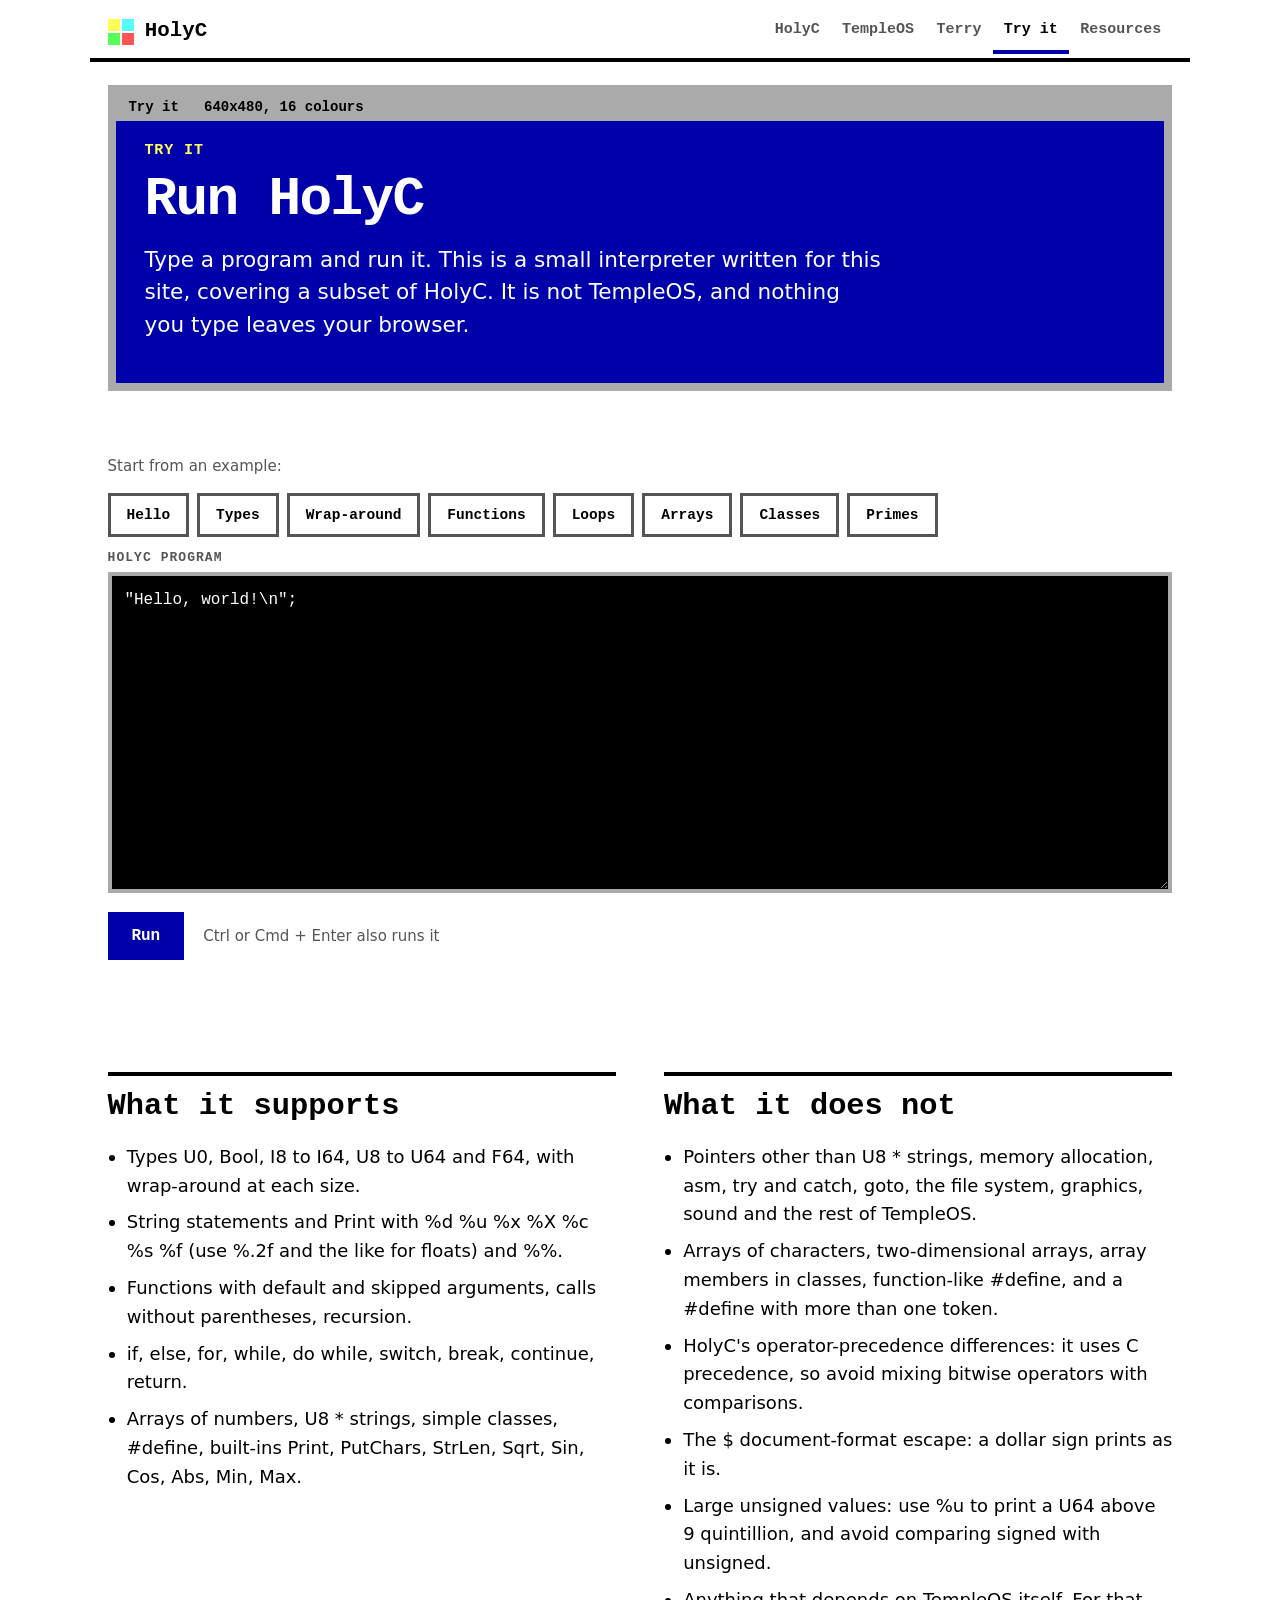
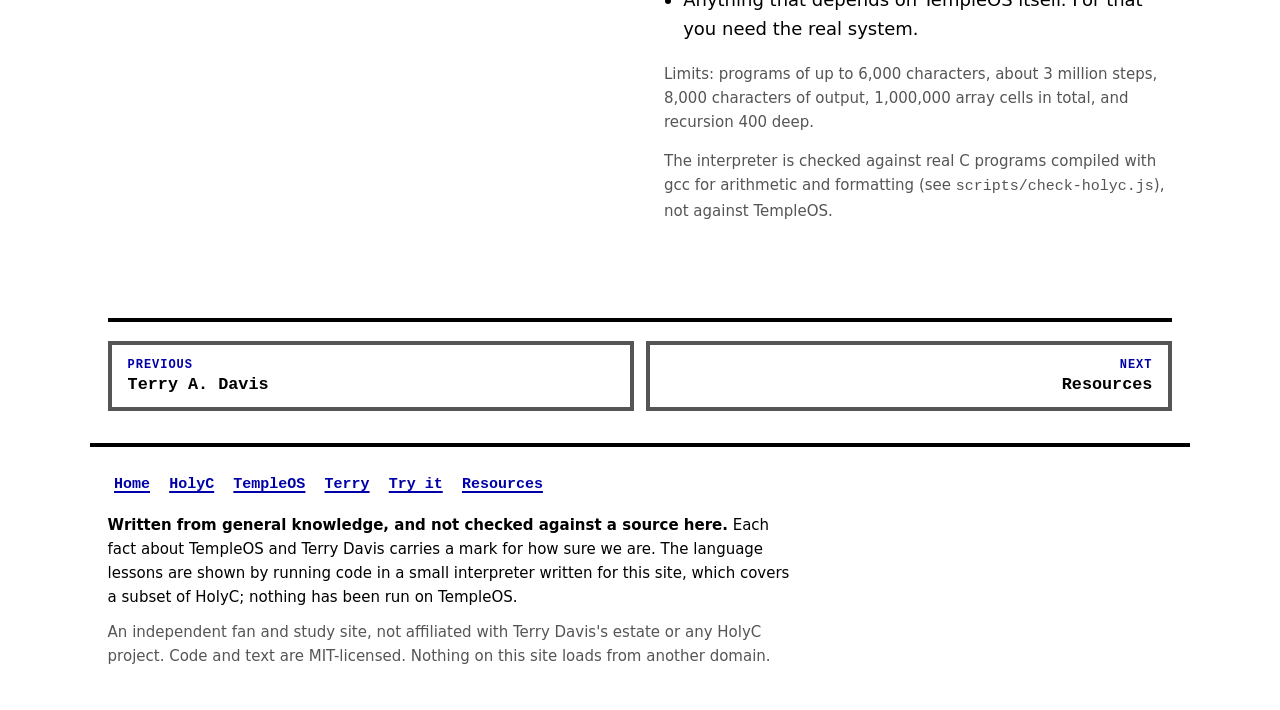
<file: playground.html>
<!doctype html>
<html lang="en">
<head>
<meta charset="utf-8">
<meta name="viewport" content="width=device-width, initial-scale=1, viewport-fit=cover">
<meta name="color-scheme" content="dark light">
<title>Try HolyC in your browser</title>
<meta name="description" content="Run short HolyC programs in your browser with a small interpreter for a subset of the language. Nothing is sent anywhere.">
<meta property="og:title" content="Try HolyC in your browser"><meta property="og:description" content="Run short HolyC programs in your browser with a small interpreter for a subset of the language. Nothing is sent anywhere."><meta property="og:type" content="website">
<link rel="icon" href="favicon.svg" type="image/svg+xml">
<link rel="stylesheet" href="styles.css">
</head>
<body class="">
<a class="skip" href="#main">Skip to the content</a>
<header class="mast">
  <a class="brand" href="index.html"><span class="sq" aria-hidden="true"><i></i><i></i><i></i><i></i></span>HolyC</a>
  <nav aria-label="Pages"><a href="holyc.html">HolyC</a><a href="templeos.html">TempleOS</a><a href="terry.html">Terry</a><a href="playground.html" aria-current="page">Try it</a><a href="resources.html">Resources</a></nav>
</header>
<main id="main">

<section class="page-head" data-bar="Try it"><p class="kicker">Try it</p><h1>Run HolyC</h1>
<p class="lede">Type a program and run it. This is a small interpreter written for this site, covering a subset of HolyC. It is not TempleOS, and nothing you type leaves your browser.</p></section>
<section aria-labelledby="h-play">
  <h2 id="h-play" class="sr">Playground</h2>
  <div class="js-only" id="examples" hidden><p class="small">Start from an example:</p><div class="chips"><button type="button" class="chip ex" data-code="&quot;Hello, world!\n&quot;;">Hello</button><button type="button" class="chip ex" data-code="I64 n = 42;
F64 x = 2.5;
U8 c = &#x27;A&#x27;;
&quot;%d %.1f %c\n&quot;, n, x, c;">Types</button><button type="button" class="chip ex" data-code="I64 big = 9223372036854775807;
big++;
&quot;%d\n&quot;, big;">Wrap-around</button><button type="button" class="chip ex" data-code="I64 Add(I64 a, I64 b = 10)
{
  return a + b;
}
&quot;%d %d\n&quot;, Add(1), Add(1, 2);">Functions</button><button type="button" class="chip ex" data-code="I64 i, sum = 0;
for (i = 1; i &lt;= 100; i++)
  sum += i;
&quot;%d\n&quot;, sum;">Loops</button><button type="button" class="chip ex" data-code="I64 a[5] = {5, 3, 1, 4, 2};
I64 i, j, t;
for (i = 0; i &lt; 4; i++)
  for (j = 0; j &lt; 4 - i; j++)
    if (a[j] &gt; a[j + 1]) {
      t = a[j]; a[j] = a[j + 1]; a[j + 1] = t;
    }
for (i = 0; i &lt; 5; i++)
  &quot;%d &quot;, a[i];
&quot;\n&quot;;">Arrays</button><button type="button" class="chip ex" data-code="class Point
{
  I64 x;
  I64 y;
};

Point p;
p.x = 3;
p.y = 4;
&quot;%d\n&quot;, p.x * p.x + p.y * p.y;">Classes</button><button type="button" class="chip ex" data-code="Bool IsPrime(I64 n)
{
  I64 d;
  if (n &lt; 2) return FALSE;
  for (d = 2; d * d &lt;= n; d++)
    if (n % d == 0) return FALSE;
  return TRUE;
}

I64 n;
for (n = 2; n &lt;= 50; n++)
  if (IsPrime(n))
    &quot;%d &quot;, n;
&quot;\n&quot;;">Primes</button></div></div>
  <form id="play-form" class="pform js-only" hidden>
    <label class="f" for="src"><span class="label">HolyC program</span></label>
    <textarea id="src" name="src" rows="12" spellcheck="false" autocapitalize="off" autocomplete="off" autocorrect="off" maxlength="6000">&quot;Hello, world!\n&quot;;</textarea>
    <div class="row"><button class="btn" type="submit">Run</button><span class="hint">Ctrl or Cmd + Enter also runs it</span></div>
  </form>
  <div id="result" class="result" role="status" aria-live="polite"></div>
  <noscript><p class="note">The playground needs JavaScript, which runs it entirely in your browser. The <a href="holyc.html">lessons</a> show every example with its output.</p></noscript>
</section>
<section class="two" aria-labelledby="h-sup">
  <div><h2 id="h-sup" class="sech">What it supports</h2>
  <ul class="plain"><li>Types U0, Bool, I8 to I64, U8 to U64 and F64, with wrap-around at each size.</li><li>String statements and Print with %d %u %x %X %c %s %f (use %.2f and the like for floats) and %%.</li><li>Functions with default and skipped arguments, calls without parentheses, recursion.</li><li>if, else, for, while, do while, switch, break, continue, return.</li><li>Arrays of numbers, U8 * strings, simple classes, #define, built-ins Print, PutChars, StrLen, Sqrt, Sin, Cos, Abs, Min, Max.</li></ul></div>
  <div><h2 class="sech">What it does not</h2>
  <ul class="plain"><li>Pointers other than U8 * strings, memory allocation, asm, try and catch, goto, the file system, graphics, sound and the rest of TempleOS.</li><li>Arrays of characters, two-dimensional arrays, array members in classes, function-like #define, and a #define with more than one token.</li><li>HolyC's operator-precedence differences: it uses C precedence, so avoid mixing bitwise operators with comparisons.</li><li>The $ document-format escape: a dollar sign prints as it is.</li><li>Large unsigned values: use %u to print a U64 above 9 quintillion, and avoid comparing signed with unsigned.</li><li>Anything that depends on TempleOS itself. For that you need the real system.</li></ul>
  <p class="small">Limits: programs of up to 6,000 characters, about 3 million steps, 8,000 characters of output, 1,000,000 array cells in total, and recursion 400 deep.</p>
  <p class="small">The interpreter is checked against real C programs compiled with gcc for arithmetic and formatting (see <code>scripts/check-holyc.js</code>), not against TempleOS.</p></div>
</section>
<nav class="stepnav" aria-label="Previous and next"><a class="prev" href="terry.html"><span>Previous</span>Terry A. Davis</a><a class="next" href="resources.html"><span>Next</span>Resources</a></nav>
</main>
<footer class="foot">
  <nav class="footnav" aria-label="Pages"><a href="index.html">Home</a><a href="holyc.html">HolyC</a><a href="templeos.html">TempleOS</a><a href="terry.html">Terry</a><a href="playground.html">Try it</a><a href="resources.html">Resources</a></nav>
  <p><strong>Written from general knowledge, and not checked against a source here.</strong> Each fact about TempleOS and Terry Davis carries a mark for how sure we are. The language lessons are shown by running code in a small interpreter written for this site, which covers a subset of HolyC; nothing has been run on TempleOS.</p>
  <p class="small">An independent fan and study site, not affiliated with Terry Davis's estate or any HolyC project. Code and text are MIT-licensed. Nothing on this site loads from another domain.</p>
</footer>
<script src="holyc-core.js"></script><script src="playground.js"></script>
</body>
</html>
</file>
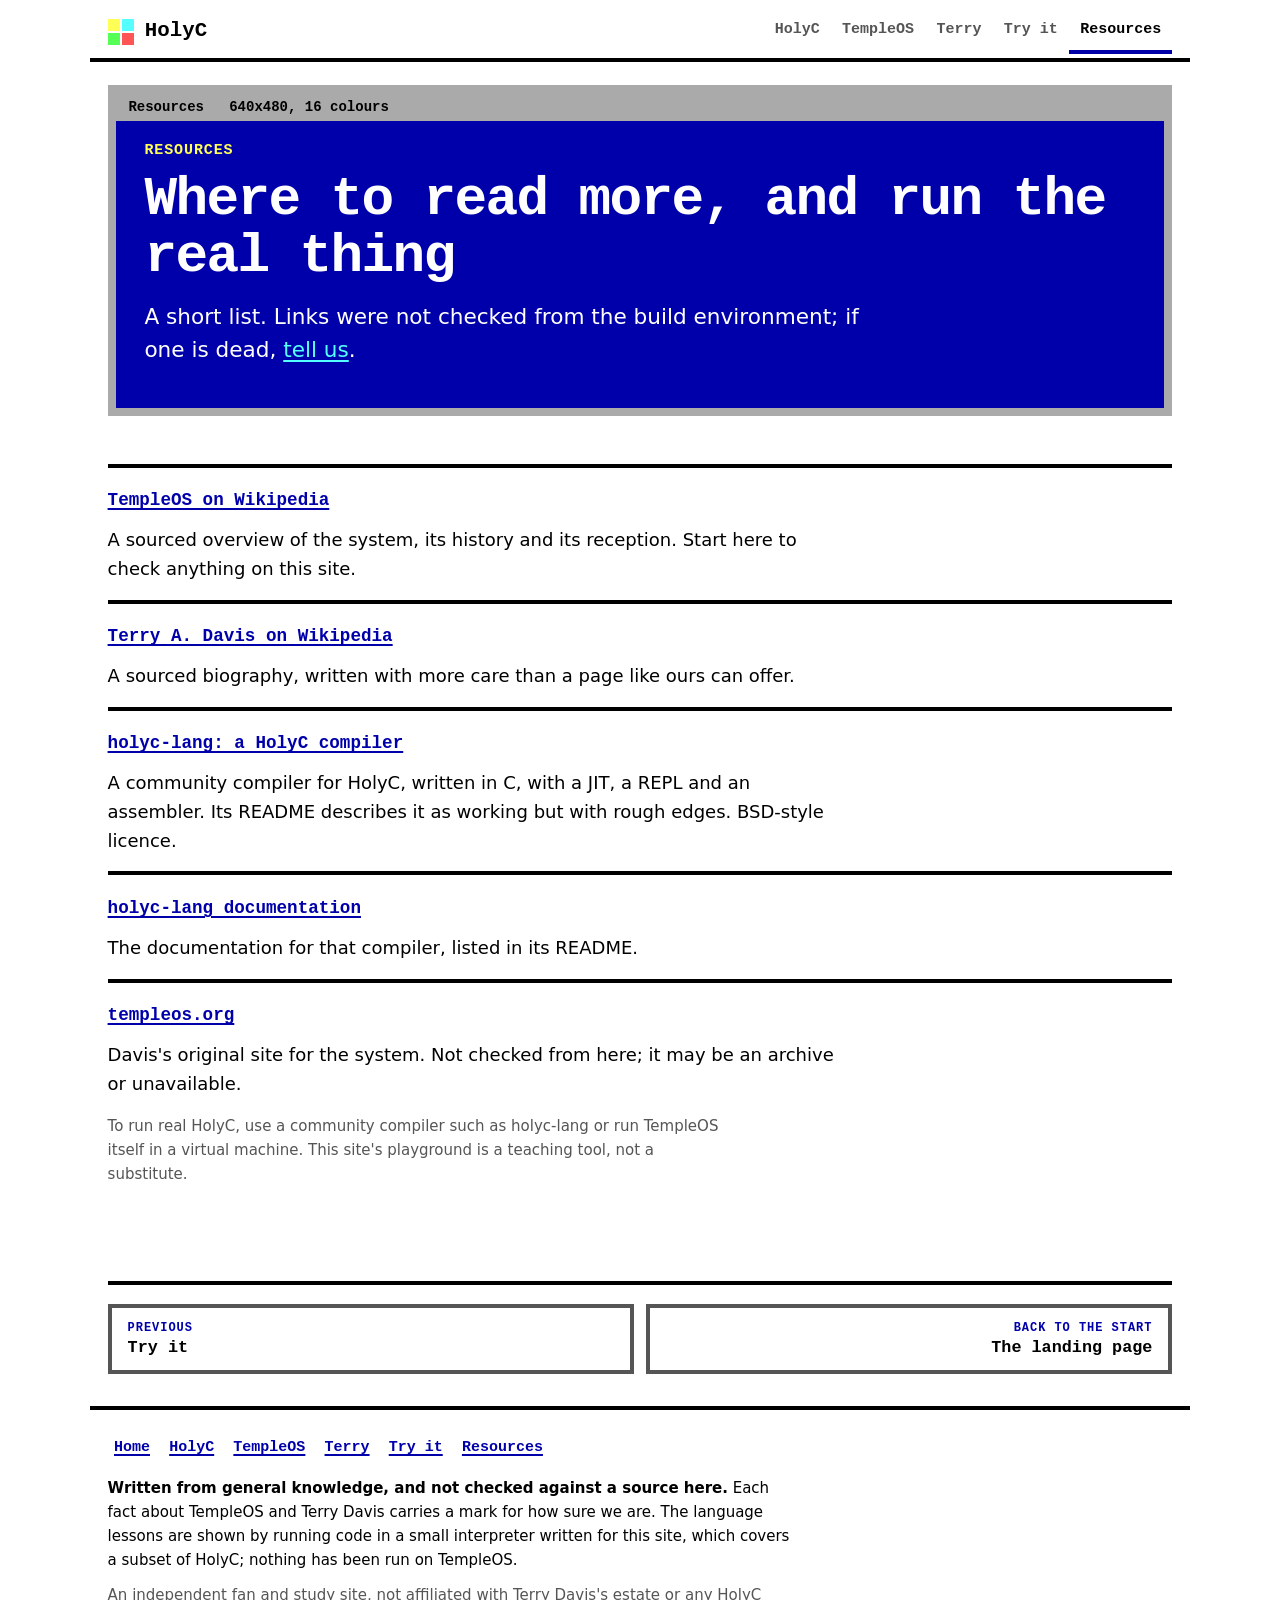
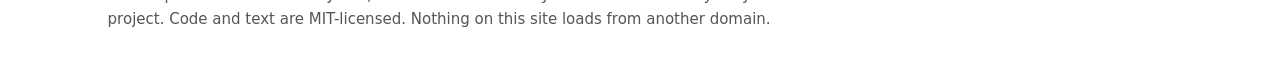
<file: resources.html>
<!doctype html>
<html lang="en">
<head>
<meta charset="utf-8">
<meta name="viewport" content="width=device-width, initial-scale=1, viewport-fit=cover">
<meta name="color-scheme" content="dark light">
<title>Resources: HolyC and TempleOS</title>
<meta name="description" content="Where to read more and where to run real HolyC: Wikipedia, the holyc-lang compiler and Davis&#x27;s original site.">
<meta property="og:title" content="Resources: HolyC and TempleOS"><meta property="og:description" content="Where to read more and where to run real HolyC: Wikipedia, the holyc-lang compiler and Davis&#x27;s original site."><meta property="og:type" content="website">
<link rel="icon" href="favicon.svg" type="image/svg+xml">
<link rel="stylesheet" href="styles.css">
</head>
<body class="">
<a class="skip" href="#main">Skip to the content</a>
<header class="mast">
  <a class="brand" href="index.html"><span class="sq" aria-hidden="true"><i></i><i></i><i></i><i></i></span>HolyC</a>
  <nav aria-label="Pages"><a href="holyc.html">HolyC</a><a href="templeos.html">TempleOS</a><a href="terry.html">Terry</a><a href="playground.html">Try it</a><a href="resources.html" aria-current="page">Resources</a></nav>
</header>
<main id="main">

<section class="page-head" data-bar="Resources"><p class="kicker">Resources</p><h1>Where to read more, and run the real thing</h1>
<p class="lede">A short list. Links were not checked from the build environment; if one is dead, <a href="https://github.com/SolutionsAsService/HolyC/issues/new">tell us</a>.</p></section>
<section aria-labelledby="h-r"><h2 id="h-r" class="sr">The list</h2><ul class="reslist"><li class="res"><h3><a href="https://en.wikipedia.org/wiki/TempleOS" rel="noopener">TempleOS on Wikipedia</a></h3><p>A sourced overview of the system, its history and its reception. Start here to check anything on this site.</p></li><li class="res"><h3><a href="https://en.wikipedia.org/wiki/Terry_A._Davis" rel="noopener">Terry A. Davis on Wikipedia</a></h3><p>A sourced biography, written with more care than a page like ours can offer.</p></li><li class="res"><h3><a href="https://github.com/Jamesbarford/holyc-lang" rel="noopener">holyc-lang: a HolyC compiler</a></h3><p>A community compiler for HolyC, written in C, with a JIT, a REPL and an assembler. Its README describes it as working but with rough edges. BSD-style licence.</p></li><li class="res"><h3><a href="https://holyc-lang.com/" rel="noopener">holyc-lang documentation</a></h3><p>The documentation for that compiler, listed in its README.</p></li><li class="res"><h3><a href="https://templeos.org/" rel="noopener">templeos.org</a></h3><p>Davis&#x27;s original site for the system. Not checked from here; it may be an archive or unavailable.</p></li></ul>
<p class="small">To run real HolyC, use a community compiler such as holyc-lang or run TempleOS itself in a virtual machine. This site's playground is a teaching tool, not a substitute.</p></section>
<nav class="stepnav" aria-label="Previous and next"><a class="prev" href="playground.html"><span>Previous</span>Try it</a><a class="next" href="index.html"><span>Back to the start</span>The landing page</a></nav>
</main>
<footer class="foot">
  <nav class="footnav" aria-label="Pages"><a href="index.html">Home</a><a href="holyc.html">HolyC</a><a href="templeos.html">TempleOS</a><a href="terry.html">Terry</a><a href="playground.html">Try it</a><a href="resources.html">Resources</a></nav>
  <p><strong>Written from general knowledge, and not checked against a source here.</strong> Each fact about TempleOS and Terry Davis carries a mark for how sure we are. The language lessons are shown by running code in a small interpreter written for this site, which covers a subset of HolyC; nothing has been run on TempleOS.</p>
  <p class="small">An independent fan and study site, not affiliated with Terry Davis's estate or any HolyC project. Code and text are MIT-licensed. Nothing on this site loads from another domain.</p>
</footer>

</body>
</html>
</file>
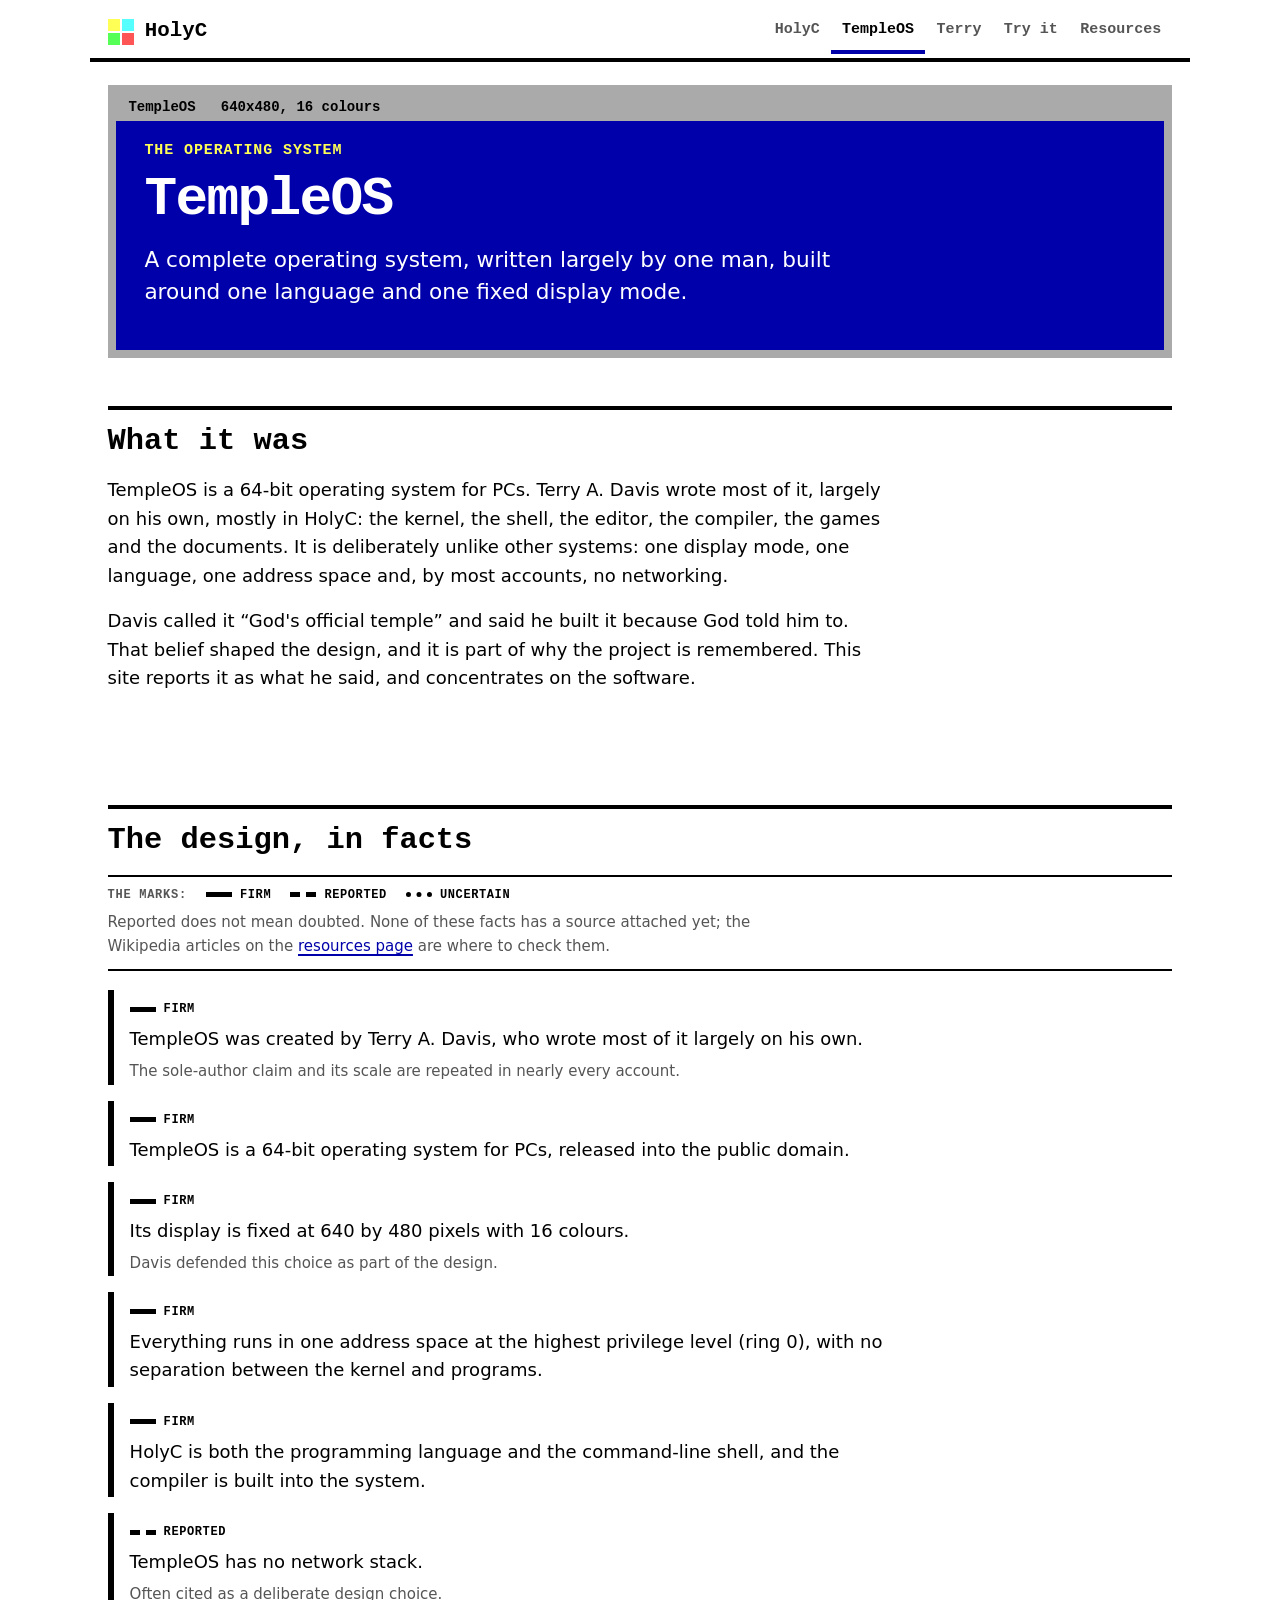
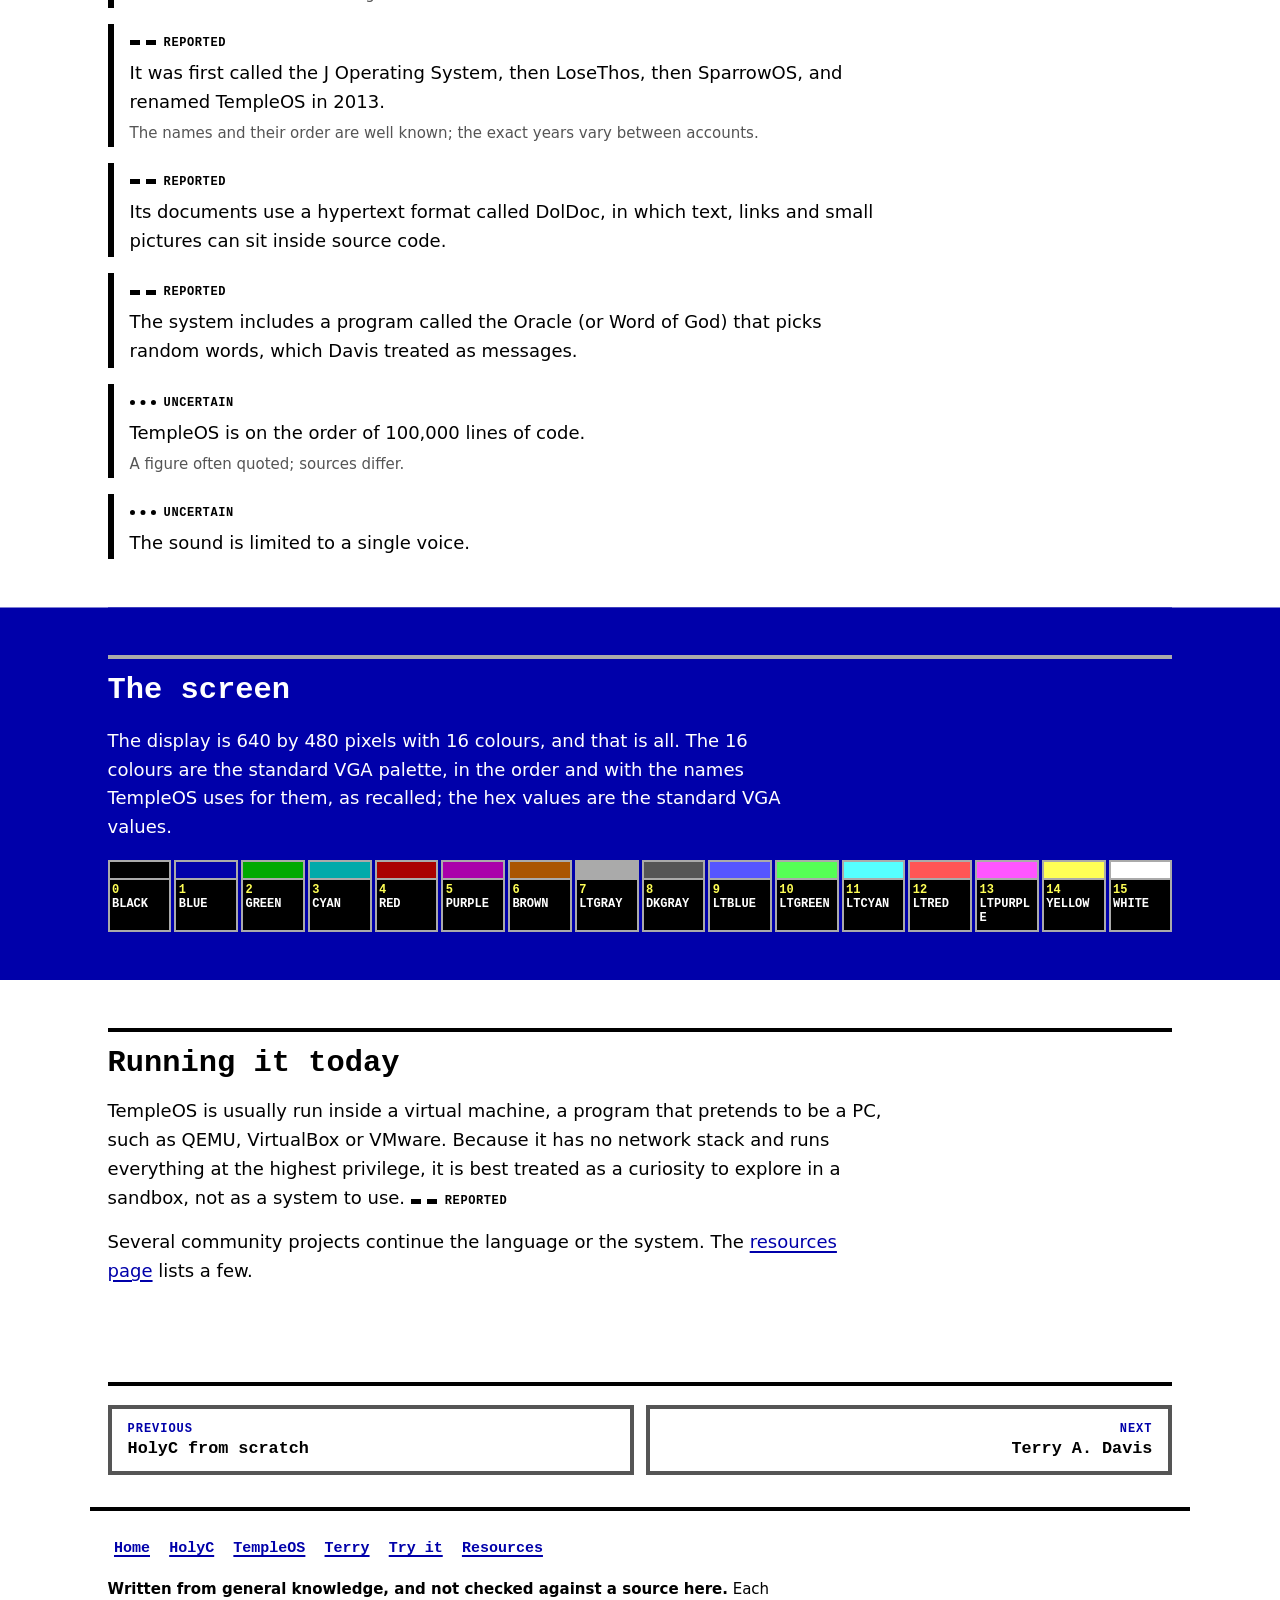
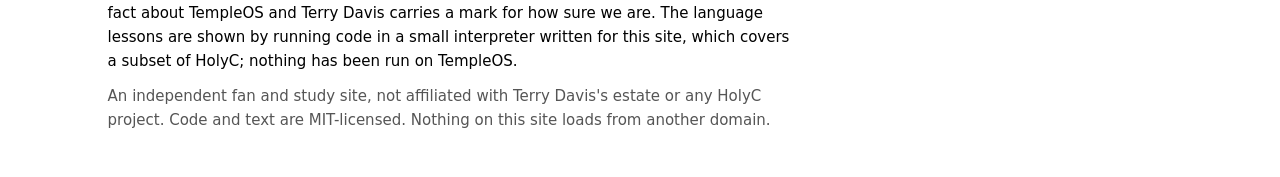
<file: templeos.html>
<!doctype html>
<html lang="en">
<head>
<meta charset="utf-8">
<meta name="viewport" content="width=device-width, initial-scale=1, viewport-fit=cover">
<meta name="color-scheme" content="dark light">
<title>TempleOS: the operating system</title>
<meta name="description" content="What TempleOS was: a 64-bit operating system for PCs with a fixed 640 by 480, 16-colour display, one address space, a compiler built in, and one author.">
<meta property="og:title" content="TempleOS: the operating system"><meta property="og:description" content="What TempleOS was: a 64-bit operating system for PCs with a fixed 640 by 480, 16-colour display, one address space, a compiler built in, and one author."><meta property="og:type" content="website">
<link rel="icon" href="favicon.svg" type="image/svg+xml">
<link rel="stylesheet" href="styles.css">
</head>
<body class="">
<a class="skip" href="#main">Skip to the content</a>
<header class="mast">
  <a class="brand" href="index.html"><span class="sq" aria-hidden="true"><i></i><i></i><i></i><i></i></span>HolyC</a>
  <nav aria-label="Pages"><a href="holyc.html">HolyC</a><a href="templeos.html" aria-current="page">TempleOS</a><a href="terry.html">Terry</a><a href="playground.html">Try it</a><a href="resources.html">Resources</a></nav>
</header>
<main id="main">

<section class="page-head" data-bar="TempleOS"><p class="kicker">The operating system</p><h1>TempleOS</h1>
<p class="lede">A complete operating system, written largely by one man, built around one language and one fixed display mode.</p></section>
<section aria-labelledby="h-what"><h2 id="h-what" class="sech">What it was</h2>
<div class="prose"><p>TempleOS is a 64-bit operating system for PCs. Terry A. Davis wrote most of it, largely on his own, mostly in HolyC: the kernel, the shell, the editor, the compiler, the games and the documents. It is deliberately unlike other systems: one display mode, one language, one address space and, by most accounts, no networking.</p>
<p>Davis called it &ldquo;God's official temple&rdquo; and said he built it because God told him to. That belief shaped the design, and it is part of why the project is remembered. This site reports it as what he said, and concentrates on the software.</p></div></section>
<section aria-labelledby="h-design"><h2 id="h-design" class="sech">The design, in facts</h2>
<p class="legline"><span class="lg">The marks:</span><span class="mk mk-firm"><i aria-hidden="true"></i>Firm</span><span class="mk mk-reported"><i aria-hidden="true"></i>Reported</span><span class="mk mk-uncertain"><i aria-hidden="true"></i>Uncertain</span><span class="lgn">Reported does not mean doubted. None of these facts has a source attached yet; the Wikipedia articles on the <a href="resources.html">resources page</a> are where to check them.</span></p><ul class="facts"><li class="fact"><span class="mk mk-firm"><i aria-hidden="true"></i>Firm</span><p>TempleOS was created by Terry A. Davis, who wrote most of it largely on his own.</p><p class="fnote">The sole-author claim and its scale are repeated in nearly every account.</p></li><li class="fact"><span class="mk mk-firm"><i aria-hidden="true"></i>Firm</span><p>TempleOS is a 64-bit operating system for PCs, released into the public domain.</p></li><li class="fact"><span class="mk mk-firm"><i aria-hidden="true"></i>Firm</span><p>Its display is fixed at 640 by 480 pixels with 16 colours.</p><p class="fnote">Davis defended this choice as part of the design.</p></li><li class="fact"><span class="mk mk-firm"><i aria-hidden="true"></i>Firm</span><p>Everything runs in one address space at the highest privilege level (ring 0), with no separation between the kernel and programs.</p></li><li class="fact"><span class="mk mk-firm"><i aria-hidden="true"></i>Firm</span><p>HolyC is both the programming language and the command-line shell, and the compiler is built into the system.</p></li><li class="fact"><span class="mk mk-reported"><i aria-hidden="true"></i>Reported</span><p>TempleOS has no network stack.</p><p class="fnote">Often cited as a deliberate design choice.</p></li><li class="fact"><span class="mk mk-reported"><i aria-hidden="true"></i>Reported</span><p>It was first called the J Operating System, then LoseThos, then SparrowOS, and renamed TempleOS in 2013.</p><p class="fnote">The names and their order are well known; the exact years vary between accounts.</p></li><li class="fact"><span class="mk mk-reported"><i aria-hidden="true"></i>Reported</span><p>Its documents use a hypertext format called DolDoc, in which text, links and small pictures can sit inside source code.</p></li><li class="fact"><span class="mk mk-reported"><i aria-hidden="true"></i>Reported</span><p>The system includes a program called the Oracle (or Word of God) that picks random words, which Davis treated as messages.</p></li><li class="fact"><span class="mk mk-uncertain"><i aria-hidden="true"></i>Uncertain</span><p>TempleOS is on the order of 100,000 lines of code.</p><p class="fnote">A figure often quoted; sources differ.</p></li><li class="fact"><span class="mk mk-uncertain"><i aria-hidden="true"></i>Uncertain</span><p>The sound is limited to a single voice.</p></li></ul></section>
<section class="band" aria-labelledby="h-screen"><h2 id="h-screen" class="sech">The screen</h2>
<p class="lede2">The display is 640 by 480 pixels with 16 colours, and that is all. The 16 colours are the standard VGA palette, in the order and with the names TempleOS uses for them, as recalled; the hex values are the standard VGA values.</p>
<ol class="palette" aria-label="The 16 colours"><li><span class="sw" style="background:#000000" aria-hidden="true"></span><span class="pn"><b>0</b> BLACK</span></li><li><span class="sw" style="background:#0000AA" aria-hidden="true"></span><span class="pn"><b>1</b> BLUE</span></li><li><span class="sw" style="background:#00AA00" aria-hidden="true"></span><span class="pn"><b>2</b> GREEN</span></li><li><span class="sw" style="background:#00AAAA" aria-hidden="true"></span><span class="pn"><b>3</b> CYAN</span></li><li><span class="sw" style="background:#AA0000" aria-hidden="true"></span><span class="pn"><b>4</b> RED</span></li><li><span class="sw" style="background:#AA00AA" aria-hidden="true"></span><span class="pn"><b>5</b> PURPLE</span></li><li><span class="sw" style="background:#AA5500" aria-hidden="true"></span><span class="pn"><b>6</b> BROWN</span></li><li><span class="sw" style="background:#AAAAAA" aria-hidden="true"></span><span class="pn"><b>7</b> LTGRAY</span></li><li><span class="sw" style="background:#555555" aria-hidden="true"></span><span class="pn"><b>8</b> DKGRAY</span></li><li><span class="sw" style="background:#5555FF" aria-hidden="true"></span><span class="pn"><b>9</b> LTBLUE</span></li><li><span class="sw" style="background:#55FF55" aria-hidden="true"></span><span class="pn"><b>10</b> LTGREEN</span></li><li><span class="sw" style="background:#55FFFF" aria-hidden="true"></span><span class="pn"><b>11</b> LTCYAN</span></li><li><span class="sw" style="background:#FF5555" aria-hidden="true"></span><span class="pn"><b>12</b> LTRED</span></li><li><span class="sw" style="background:#FF55FF" aria-hidden="true"></span><span class="pn"><b>13</b> LTPURPLE</span></li><li><span class="sw" style="background:#FFFF55" aria-hidden="true"></span><span class="pn"><b>14</b> YELLOW</span></li><li><span class="sw" style="background:#FFFFFF" aria-hidden="true"></span><span class="pn"><b>15</b> WHITE</span></li></ol></section>
<section aria-labelledby="h-run"><h2 id="h-run" class="sech">Running it today</h2>
<div class="prose"><p>TempleOS is usually run inside a virtual machine, a program that pretends to be a PC, such as QEMU, VirtualBox or VMware. Because it has no network stack and runs everything at the highest privilege, it is best treated as a curiosity to explore in a sandbox, not as a system to use. <span class="mk mk-reported"><i aria-hidden="true"></i>Reported</span></p>
<p>Several community projects continue the language or the system. The <a href="resources.html">resources page</a> lists a few.</p></div></section>
<nav class="stepnav" aria-label="Previous and next"><a class="prev" href="holyc.html"><span>Previous</span>HolyC from scratch</a><a class="next" href="terry.html"><span>Next</span>Terry A. Davis</a></nav>
</main>
<footer class="foot">
  <nav class="footnav" aria-label="Pages"><a href="index.html">Home</a><a href="holyc.html">HolyC</a><a href="templeos.html">TempleOS</a><a href="terry.html">Terry</a><a href="playground.html">Try it</a><a href="resources.html">Resources</a></nav>
  <p><strong>Written from general knowledge, and not checked against a source here.</strong> Each fact about TempleOS and Terry Davis carries a mark for how sure we are. The language lessons are shown by running code in a small interpreter written for this site, which covers a subset of HolyC; nothing has been run on TempleOS.</p>
  <p class="small">An independent fan and study site, not affiliated with Terry Davis's estate or any HolyC project. Code and text are MIT-licensed. Nothing on this site loads from another domain.</p>
</footer>

</body>
</html>
</file>
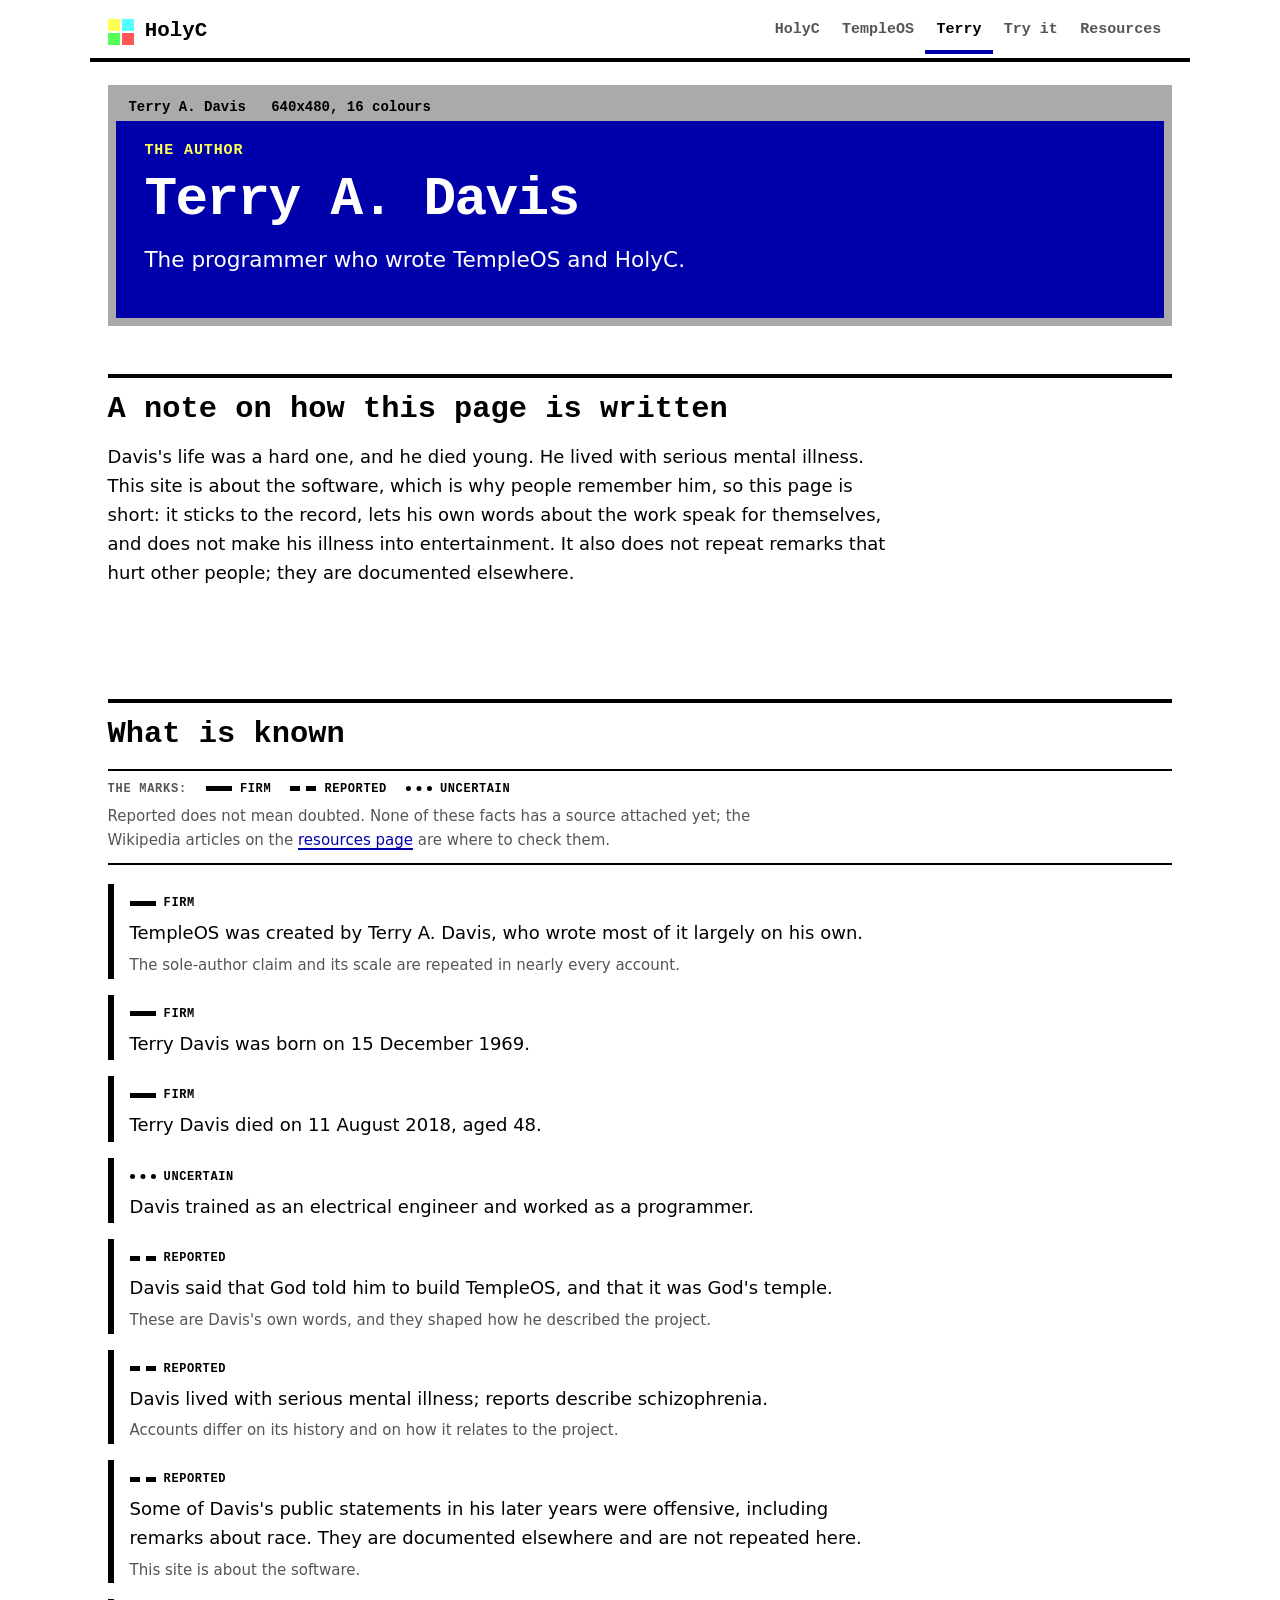
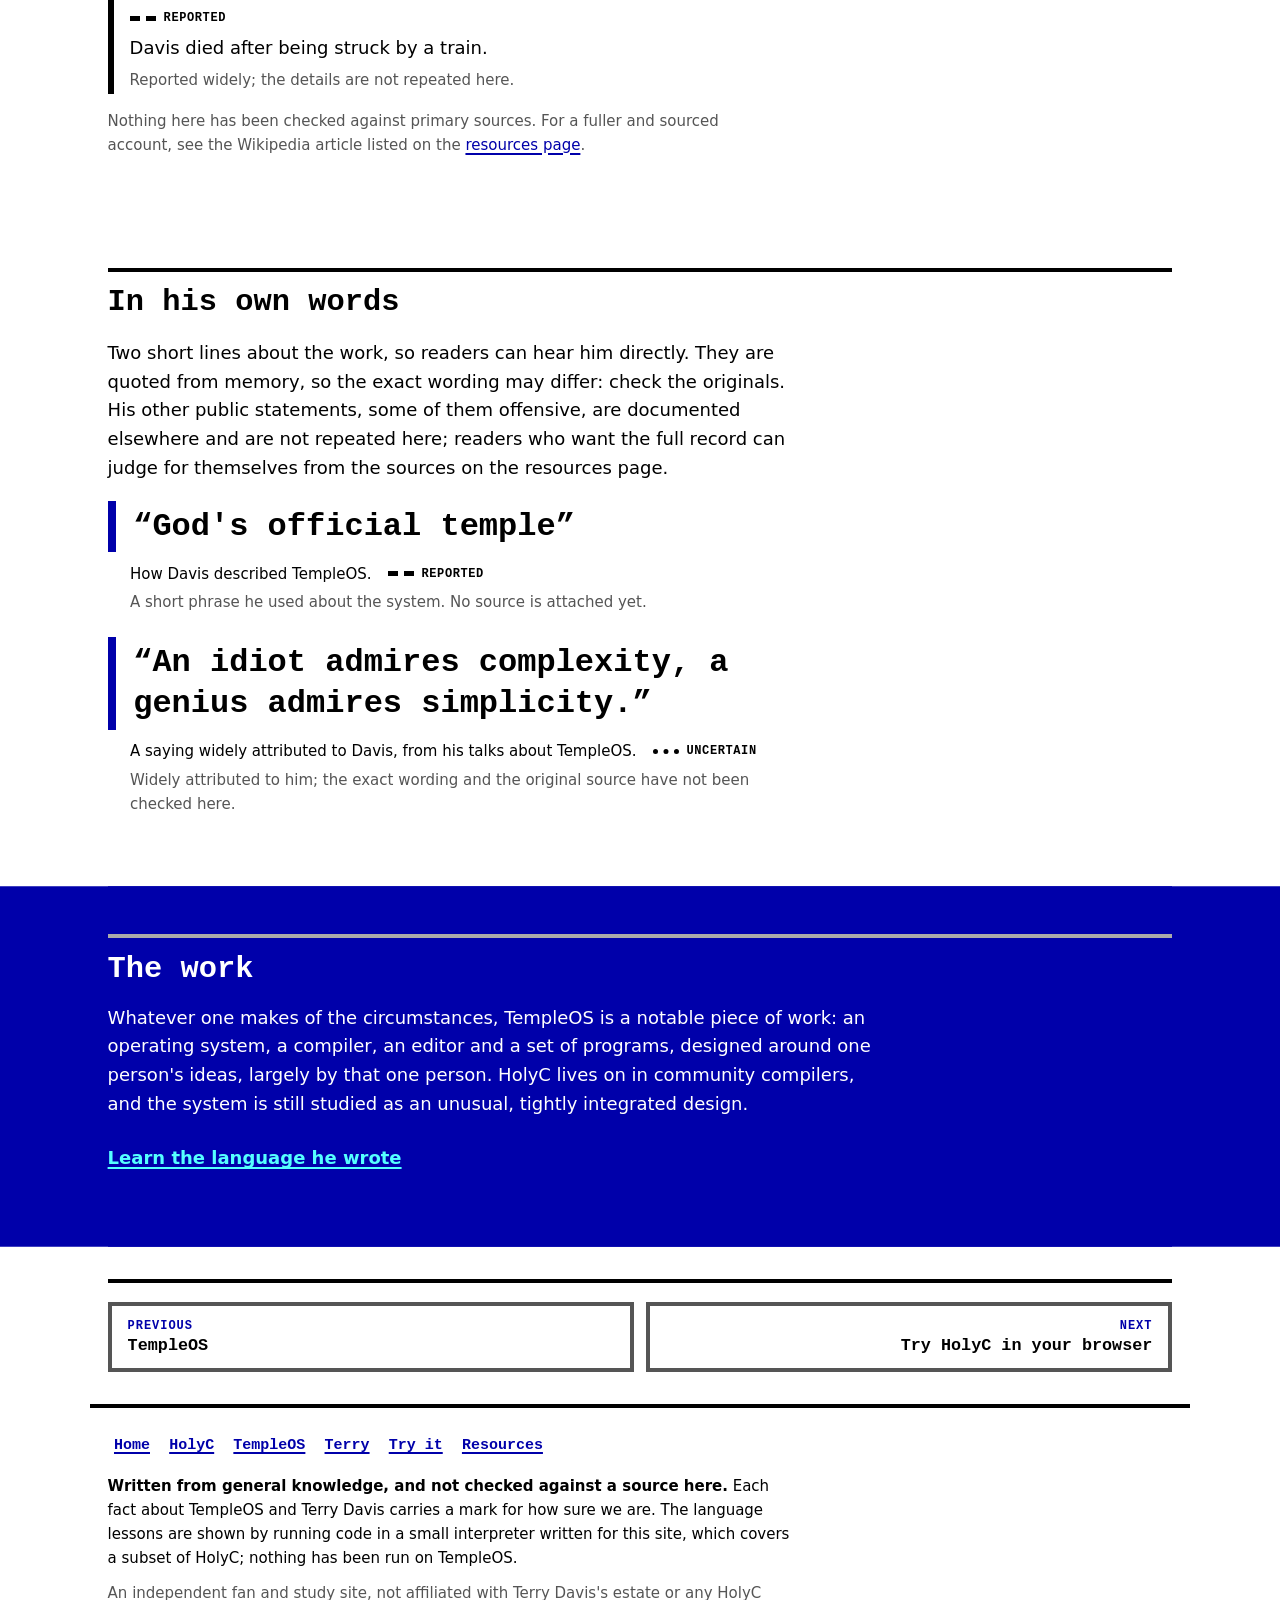
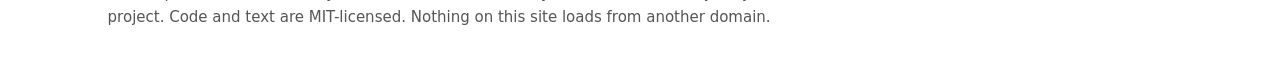
<file: terry.html>
<!doctype html>
<html lang="en">
<head>
<meta charset="utf-8">
<meta name="viewport" content="width=device-width, initial-scale=1, viewport-fit=cover">
<meta name="color-scheme" content="dark light">
<title>Terry A. Davis, the author of TempleOS</title>
<meta name="description" content="A short account of Terry A. Davis, the programmer who wrote TempleOS and HolyC, with a few lines in his own words.">
<meta property="og:title" content="Terry A. Davis, the author of TempleOS"><meta property="og:description" content="A short account of Terry A. Davis, the programmer who wrote TempleOS and HolyC, with a few lines in his own words."><meta property="og:type" content="website">
<link rel="icon" href="favicon.svg" type="image/svg+xml">
<link rel="stylesheet" href="styles.css">
</head>
<body class="">
<a class="skip" href="#main">Skip to the content</a>
<header class="mast">
  <a class="brand" href="index.html"><span class="sq" aria-hidden="true"><i></i><i></i><i></i><i></i></span>HolyC</a>
  <nav aria-label="Pages"><a href="holyc.html">HolyC</a><a href="templeos.html">TempleOS</a><a href="terry.html" aria-current="page">Terry</a><a href="playground.html">Try it</a><a href="resources.html">Resources</a></nav>
</header>
<main id="main">

<section class="page-head" data-bar="Terry A. Davis"><p class="kicker">The author</p><h1>Terry A. Davis</h1>
<p class="lede">The programmer who wrote TempleOS and HolyC.</p></section>
<section aria-labelledby="h-care"><h2 id="h-care" class="sech">A note on how this page is written</h2>
<div class="prose"><p>Davis's life was a hard one, and he died young. He lived with serious mental illness. This site is about the software, which is why people remember him, so this page is short: it sticks to the record, lets his own words about the work speak for themselves, and does not make his illness into entertainment. It also does not repeat remarks that hurt other people; they are documented elsewhere.</p></div></section>
<section aria-labelledby="h-facts"><h2 id="h-facts" class="sech">What is known</h2>
<p class="legline"><span class="lg">The marks:</span><span class="mk mk-firm"><i aria-hidden="true"></i>Firm</span><span class="mk mk-reported"><i aria-hidden="true"></i>Reported</span><span class="mk mk-uncertain"><i aria-hidden="true"></i>Uncertain</span><span class="lgn">Reported does not mean doubted. None of these facts has a source attached yet; the Wikipedia articles on the <a href="resources.html">resources page</a> are where to check them.</span></p><ul class="facts"><li class="fact"><span class="mk mk-firm"><i aria-hidden="true"></i>Firm</span><p>TempleOS was created by Terry A. Davis, who wrote most of it largely on his own.</p><p class="fnote">The sole-author claim and its scale are repeated in nearly every account.</p></li><li class="fact"><span class="mk mk-firm"><i aria-hidden="true"></i>Firm</span><p>Terry Davis was born on 15 December 1969.</p></li><li class="fact"><span class="mk mk-firm"><i aria-hidden="true"></i>Firm</span><p>Terry Davis died on 11 August 2018, aged 48.</p></li><li class="fact"><span class="mk mk-uncertain"><i aria-hidden="true"></i>Uncertain</span><p>Davis trained as an electrical engineer and worked as a programmer.</p></li><li class="fact"><span class="mk mk-reported"><i aria-hidden="true"></i>Reported</span><p>Davis said that God told him to build TempleOS, and that it was God&#x27;s temple.</p><p class="fnote">These are Davis&#x27;s own words, and they shaped how he described the project.</p></li><li class="fact"><span class="mk mk-reported"><i aria-hidden="true"></i>Reported</span><p>Davis lived with serious mental illness; reports describe schizophrenia.</p><p class="fnote">Accounts differ on its history and on how it relates to the project.</p></li><li class="fact"><span class="mk mk-reported"><i aria-hidden="true"></i>Reported</span><p>Some of Davis&#x27;s public statements in his later years were offensive, including remarks about race. They are documented elsewhere and are not repeated here.</p><p class="fnote">This site is about the software.</p></li><li class="fact"><span class="mk mk-reported"><i aria-hidden="true"></i>Reported</span><p>Davis died after being struck by a train.</p><p class="fnote">Reported widely; the details are not repeated here.</p></li></ul>
<p class="small">Nothing here has been checked against primary sources. For a fuller and sourced account, see the Wikipedia article listed on the <a href="resources.html">resources page</a>.</p></section>
<section aria-labelledby="h-words"><h2 id="h-words" class="sech">In his own words</h2><p class="lede2">Two short lines about the work, so readers can hear him directly. They are quoted from memory, so the exact wording may differ: check the originals. His other public statements, some of them offensive, are documented elsewhere and are not repeated here; readers who want the full record can judge for themselves from the sources on the resources page.</p><figure class="quote"><blockquote><p>&ldquo;God&#x27;s official temple&rdquo;</p></blockquote><figcaption><span class="qa">How Davis described TempleOS.</span><span class="mk mk-reported"><i aria-hidden="true"></i>Reported</span><span class="qn">A short phrase he used about the system. No source is attached yet.</span></figcaption></figure><figure class="quote"><blockquote><p>&ldquo;An idiot admires complexity, a genius admires simplicity.&rdquo;</p></blockquote><figcaption><span class="qa">A saying widely attributed to Davis, from his talks about TempleOS.</span><span class="mk mk-uncertain"><i aria-hidden="true"></i>Uncertain</span><span class="qn">Widely attributed to him; the exact wording and the original source have not been checked here.</span></figcaption></figure></section>
<section class="band" aria-labelledby="h-legacy"><h2 id="h-legacy" class="sech">The work</h2>
<div class="prose"><p>Whatever one makes of the circumstances, TempleOS is a notable piece of work: an operating system, a compiler, an editor and a set of programs, designed around one person's ideas, largely by that one person. HolyC lives on in community compilers, and the system is still studied as an unusual, tightly integrated design.</p></div>
<p><a class="more" href="holyc.html">Learn the language he wrote</a></p></section>
<nav class="stepnav" aria-label="Previous and next"><a class="prev" href="templeos.html"><span>Previous</span>TempleOS</a><a class="next" href="playground.html"><span>Next</span>Try HolyC in your browser</a></nav>
</main>
<footer class="foot">
  <nav class="footnav" aria-label="Pages"><a href="index.html">Home</a><a href="holyc.html">HolyC</a><a href="templeos.html">TempleOS</a><a href="terry.html">Terry</a><a href="playground.html">Try it</a><a href="resources.html">Resources</a></nav>
  <p><strong>Written from general knowledge, and not checked against a source here.</strong> Each fact about TempleOS and Terry Davis carries a mark for how sure we are. The language lessons are shown by running code in a small interpreter written for this site, which covers a subset of HolyC; nothing has been run on TempleOS.</p>
  <p class="small">An independent fan and study site, not affiliated with Terry Davis's estate or any HolyC project. Code and text are MIT-licensed. Nothing on this site loads from another domain.</p>
</footer>

</body>
</html>
</file>
<file: styles.css>
/* The 16 colours. Every colour on this site is one of TempleOS's 16 (the standard VGA palette); the build refuses to
   run if this file uses any other, and uses no gradients or transparency. Hard edges, thick borders, no rounding:
   the page is meant to look like a screen of 640 by 480 pixels. One breakpoint (760px), fluid type with a floor. */
:root {
  --BLACK: #000000; --BLUE: #0000AA; --GREEN: #00AA00; --CYAN: #00AAAA; --RED: #AA0000; --PURPLE: #AA00AA; --BROWN: #AA5500; --LTGRAY: #AAAAAA;
  --DKGRAY: #555555; --LTBLUE: #5555FF; --LTGREEN: #55FF55; --LTCYAN: #55FFFF; --LTRED: #FF5555; --LTPURPLE: #FF55FF; --YELLOW: #FFFF55; --WHITE: #FFFFFF;
  /* dark is the default, like the system itself */
  --bg: var(--BLACK); --panel: var(--BLUE); --ink: var(--WHITE); --ink2: var(--LTGRAY); --accent: var(--YELLOW); --link: var(--LTCYAN); --ok: var(--LTGREEN); --warn: var(--LTRED); --edge: var(--LTGRAY); --ctl: var(--LTGRAY);
  --on-accent: var(--BLACK);
  --mono: ui-monospace, "SF Mono", "Cascadia Mono", "JetBrains Mono", Menlo, Consolas, monospace;
  --sans: system-ui, -apple-system, "Segoe UI", Roboto, "Helvetica Neue", Arial, sans-serif;
  color-scheme: dark light;
}
@media (prefers-color-scheme: light) {
  :root { --bg: var(--WHITE); --panel: var(--LTGRAY); --ink: var(--BLACK); --ink2: var(--DKGRAY); --accent: var(--BLUE); --link: var(--BLUE); --ok: var(--BLUE); --warn: var(--RED); --edge: var(--BLACK); --ctl: var(--DKGRAY); --on-accent: var(--WHITE); }
}
* { box-sizing: border-box; }
html { background: var(--bg); -webkit-text-size-adjust: 100%; text-size-adjust: 100%; scroll-padding-top: 1rem; -webkit-tap-highlight-color: transparent; }
body { margin: 0; background: var(--bg); color: var(--ink); font: 400 clamp(16px, .45vw + 14.6px, 18px)/1.6 var(--sans); }
a { color: var(--link); text-underline-offset: 3px; text-decoration-thickness: 2px; }
a:focus-visible, button:focus-visible, input:focus-visible, textarea:focus-visible, summary:focus-visible { outline: 3px solid var(--accent); outline-offset: 3px; }
code, pre { font-family: var(--mono); }
.skip { position: absolute; left: 0; top: 0; transform: translateY(-200%); background: var(--accent); color: var(--on-accent); padding: .8rem 1rem; z-index: 9; }
.skip:focus { transform: none; }
.sr { position: absolute; width: 1px; height: 1px; overflow: hidden; clip: rect(0 0 0 0); white-space: nowrap; }
main, .mast, .foot { max-width: 1100px; margin: 0 auto; padding-left: max(1.1rem, env(safe-area-inset-left)); padding-right: max(1.1rem, env(safe-area-inset-right)); }
.small { font-size: 15px; color: var(--ink2); max-width: 66ch; } .muted { color: var(--ink2); }
.kicker { font: 700 15px/1.4 var(--mono); text-transform: uppercase; letter-spacing: .06em; color: var(--accent); margin: 0 0 .6rem; }
.label { display: block; font: 700 13px/1.2 var(--mono); text-transform: uppercase; letter-spacing: .08em; color: var(--ink2); margin: 0 0 .4rem; }

.mast { padding-top: .6rem; padding-bottom: .3rem; display: flex; flex-direction: column; border-bottom: 4px solid var(--edge); }
.brand { display: inline-flex; align-items: center; gap: .7rem; min-height: 44px; font: 800 1.3rem/1 var(--mono); color: var(--ink); text-decoration: none; }
.sq { display: inline-grid; grid-template-columns: 1fr 1fr; width: 26px; height: 26px; gap: 2px; } .sq i { display: block; } .sq i:nth-child(1) { background: var(--YELLOW); } .sq i:nth-child(2) { background: var(--LTCYAN); } .sq i:nth-child(3) { background: var(--LTGREEN); } .sq i:nth-child(4) { background: var(--LTRED); }
.mast nav { display: flex; flex-wrap: wrap; margin-left: -.4rem; }
.mast nav a { font: 700 14.5px var(--mono); color: var(--ink2); text-decoration: none; min-height: 44px; display: inline-flex; align-items: center; padding: 0 .45rem; border-bottom: 4px solid transparent; }
.mast nav a[aria-current="page"] { color: var(--ink); border-bottom-color: var(--accent); }
@media (min-width: 760px) { .mast { flex-direction: row; align-items: center; justify-content: space-between; } .mast nav a { padding: 0 .7rem; font-size: 15px; } }

h1 { font: 800 clamp(2.2rem, 7vw, 4rem)/1.05 var(--mono); letter-spacing: -.03em; margin: 0 0 1rem; text-transform: none; }
.page-head h1 { font-size: clamp(2rem, 6vw, 3.4rem); }
h2.sech { font: 800 clamp(1.4rem, 3vw, 1.9rem)/1.2 var(--mono); margin: 0 0 1rem; padding-top: .8rem; border-top: 4px solid var(--edge); color: var(--ink); }
h3 { font: 700 1.1rem/1.3 var(--mono); margin: 0 0 .3rem; }
section { padding: clamp(1.6rem, 4.5vw, 3rem) 0; }
.lede { font-size: clamp(1.08rem, 1.3vw + .8rem, 1.35rem); line-height: 1.5; color: var(--ink2); max-width: 54ch; margin: 0 0 1.2rem; color: var(--ink); } .lede2 { color: var(--ink); max-width: 62ch; }
.btn { display: inline-flex; align-items: center; min-height: 48px; padding: 0 1.3rem; background: var(--accent); color: var(--on-accent); font: 800 16px var(--mono); text-decoration: none; border: 3px solid var(--accent); cursor: pointer; }
.btn.ghost { background: transparent; color: var(--ink); border-color: var(--ink); } .cta { display: flex; flex-wrap: wrap; gap: .8rem; margin: 1.4rem 0 0; }
.more { display: inline-flex; align-items: center; min-height: 44px; font-weight: 700; }
.band { background: var(--panel); box-shadow: 0 0 0 100vmax var(--panel); clip-path: inset(0 -100vmax); color: var(--ink); }
.prose { max-width: 68ch; } .prose p { margin: 0 0 1rem; }
.two { display: grid; gap: 1.6rem; } @media (min-width: 760px) { .two { grid-template-columns: 1fr 1fr; gap: 3rem; } }
.plain { padding-left: 1.2rem; } .plain li { margin: .5rem 0; max-width: 62ch; }

/* the landing: a screen */
.hero-screen { padding-top: 1.4rem; }
.screen { background: var(--BLUE); border: 8px solid var(--LTGRAY); outline: 4px solid var(--BLACK); outline-offset: -12px; max-width: 820px; margin: 0 auto; color: var(--WHITE); }
.scrbar { display: flex; justify-content: space-between; gap: 1rem; background: var(--LTGRAY); color: var(--BLACK); font: 700 14px/1 var(--mono); padding: .45rem .8rem; }
.scrbody { padding: clamp(1.2rem, 4vw, 2.4rem) clamp(1rem, 4vw, 2.4rem); }
.logo { display: block; width: min(100%, 560px); height: auto; margin: 0 0 1.1rem; }
.tagline { font: 700 clamp(1rem, 2.2vw, 1.35rem)/1.4 var(--mono); color: var(--YELLOW); margin: 0 0 1.4rem; max-width: 42ch; }
.prog { margin: 0; padding: .9rem 1rem; background: var(--BLACK); border: 4px solid var(--LTGRAY); font-size: clamp(15px, 2.2vw, 20px); line-height: 1.5; white-space: pre-wrap; overflow-wrap: anywhere; }
.prog .c-code { color: var(--LTCYAN); } .prog .c-out { color: var(--WHITE); } .prog .cur { display: inline-block; width: .6em; height: 1.05em; background: var(--WHITE); vertical-align: -.15em; margin-left: .1em; animation: blink 1.1s steps(2, start) infinite; }
@keyframes blink { to { visibility: hidden; } }
.hero-screen .cta { justify-content: center; } .hero-screen .btn { color: var(--on-accent); } .hero-screen .btn.ghost { color: var(--ink); }
.palwrap { margin: 2rem auto 0; max-width: 820px; } .palcap { margin: 0 0 .8rem; font-size: 16px; color: var(--ink); }
.palette { list-style: none; margin: 0; padding: 0; display: grid; grid-template-columns: repeat(4, 1fr); gap: 4px; }
@media (min-width: 640px) { .palette { grid-template-columns: repeat(8, 1fr); } }
.palette li { display: flex; flex-direction: column; background: var(--BLACK); border: 2px solid var(--LTGRAY); }
.sw { display: block; height: 3.4rem; border-bottom: 2px solid var(--LTGRAY); } .pn { padding: .35rem .4rem .45rem; font: 600 12.5px/1.2 var(--mono); color: var(--WHITE); overflow-wrap: anywhere; } .pn b { color: var(--YELLOW); }

/* marks: a rule style and a word, never colour alone */
.mk { display: inline-flex; align-items: center; gap: .5rem; font: 800 12px var(--mono); text-transform: uppercase; letter-spacing: .05em; color: var(--ink); white-space: nowrap; }
.mk i { display: inline-block; width: 26px; height: 0; border-top: 5px solid var(--ink); }
.mk-reported i { border-top-style: dashed; } .mk-uncertain i { border-top-style: dotted; } 
.legend, .cards, .diffs, .facts, .reslist { list-style: none; margin: 0; padding: 0; }
.legend { display: grid; gap: .8rem; } .legend li { display: grid; gap: .2rem 1rem; } .legend li span:last-child { font-size: 16px; max-width: 64ch; } @media (min-width: 760px) { .legend li { grid-template-columns: 10rem 1fr; align-items: baseline; } }
.cards { display: grid; gap: 1rem; grid-template-columns: 1fr; position: relative; } @media (min-width: 760px) { .cards { grid-template-columns: repeat(2, 1fr); } }
.card { position: relative; background: var(--panel); border: 4px solid var(--edge); padding: 1rem 1.1rem 1.1rem; color: var(--ink); }
.card h3 a { color: var(--accent); text-decoration: underline; } .card h3 a::after { content: ""; position: absolute; inset: 0; } .card p { margin: 0 0 .3rem; font-size: 16px; }
.card .tag { font: 800 12px var(--mono); text-transform: uppercase; letter-spacing: .06em; color: var(--ink2); }
@media (prefers-color-scheme: light) { .card { color: var(--BLACK); } .card .tag { color: var(--BLACK); } .card h3 a { color: var(--BLUE); } }
.diffs { display: grid; gap: 1rem; } .diff { border-left: 6px solid var(--edge); padding-left: 1rem; } .diff p { margin: 0 0 .4rem; max-width: 66ch; }
.facts { display: grid; gap: 1rem; } .fact { border-left: 6px solid var(--ink); padding: .1rem 0 .1rem 1rem; } .fact p { margin: .3rem 0 0; max-width: 66ch; } .fnote { color: var(--ink2); font-size: 15px; }
.reslist { display: grid; gap: 1rem; } .res { border-top: 4px solid var(--edge); padding-top: .7rem; } .res h3 { margin: 0 0 .2rem; } .res h3 a { display: inline-flex; align-items: center; min-height: 44px; } .res p { margin: 0; max-width: 64ch; }

/* code and output */
.term { margin: 0 0 1.2rem; background: var(--BLACK); border: 4px solid var(--LTGRAY); color: var(--WHITE); }
.term pre { margin: 0; padding: .8rem 1rem; white-space: pre-wrap; overflow-wrap: anywhere; font-size: 14.5px; line-height: 1.55; }
.term .cmd { color: var(--LTCYAN); border-bottom: 2px solid var(--DKGRAY); } .ln { display: block; } .term .out { color: var(--WHITE); }
.term .src { margin: 0; padding: .1rem 1rem .5rem; font: 600 13px var(--mono); color: var(--LTGRAY); } .bnote { margin: 0; padding: .6rem 1rem .8rem; font-size: 15px; color: var(--LTGRAY); border-top: 2px solid var(--DKGRAY); }
details.toc { margin: 1rem 0 0; } details.toc > summary { list-style: none; cursor: pointer; display: inline-flex; align-items: center; min-height: 44px; padding: 0 1rem; border: 3px solid var(--ctl); font: 700 14.5px var(--mono); color: var(--ink); }
details.toc > summary::-webkit-details-marker { display: none; } details.toc[open] > summary { background: var(--accent); color: var(--on-accent); border-color: var(--accent); }
details.toc > ul { list-style: none; margin: .8rem 0 0; padding: 0; display: flex; flex-wrap: wrap; gap: .4rem; } details.toc > ul a { display: inline-flex; align-items: center; min-height: 44px; padding: 0 .9rem; border: 3px solid var(--ctl); color: var(--ink); text-decoration: none; font: 700 14.5px var(--mono); }
.lesson { border-top: 0; padding-top: clamp(1rem, 3vw, 2rem); }
.stepnav { display: grid; gap: .8rem; grid-template-columns: 1fr; margin: 2rem 0 0; padding-top: 1.2rem; border-top: 4px solid var(--edge); } @media (min-width: 760px) { .stepnav { grid-template-columns: 1fr 1fr; } .stepnav .next { text-align: right; } }
.stepnav a { display: block; min-height: 44px; padding: .8rem 1rem; border: 4px solid var(--ctl); color: var(--ink); text-decoration: none; font: 800 1.05rem var(--mono); } .stepnav a span { display: block; font: 700 12px var(--mono); text-transform: uppercase; letter-spacing: .08em; color: var(--accent); margin-bottom: .2rem; }

/* playground */
.pform .row { display: flex; flex-wrap: wrap; align-items: center; gap: .8rem 1.2rem; margin-top: .6rem; } .pform .hint { color: var(--ink2); font-size: 15px; }
.js-only[hidden] { display: none; } .f { display: grid; gap: .3rem; }
textarea { width: 100%; font: 16px/1.5 var(--mono); color: var(--WHITE); background: var(--BLACK); border: 4px solid var(--LTGRAY); padding: .8rem; min-height: 14rem; resize: vertical; }
.chips { display: flex; flex-wrap: wrap; gap: .5rem; margin: 0 0 .8rem; }
.chip { display: inline-flex; align-items: center; min-height: 44px; padding: 0 1rem; font: 700 14.5px var(--mono); color: var(--ink); background: transparent; border: 3px solid var(--ctl); cursor: pointer; }
.result { margin: 1rem 0 0; } .result .okbox { background: var(--BLACK); border: 4px solid var(--LTGRAY); color: var(--WHITE); } .result pre { margin: 0; padding: .8rem 1rem; white-space: pre-wrap; overflow-wrap: anywhere; font-size: 15px; } .result .meta { margin: 0; padding: .5rem 1rem; font: 600 13px var(--mono); color: var(--LTGRAY); border-top: 2px solid var(--DKGRAY); }
.result .errbox { background: var(--BLACK); border: 4px solid var(--LTRED); color: var(--WHITE); padding: .8rem 1rem; } .result .errbox strong { color: var(--LTRED); } .result .errbox p { margin: .2rem 0; }
.foot { border-top: 4px solid var(--edge); margin-top: 2rem; padding-top: 1rem; padding-bottom: calc(2rem + env(safe-area-inset-bottom)); } .foot p { font-size: 15px; max-width: 72ch; margin: 0 0 .7rem; }
.footnav { display: flex; flex-wrap: wrap; gap: 0 .4rem; margin-bottom: .4rem; } .footnav a { display: inline-flex; align-items: center; justify-content: center; min-height: 44px; min-width: 44px; padding: 0 .4rem; font: 700 15px var(--mono); }

@media (hover: hover) and (pointer: fine) { .btn:hover { background: var(--ink); color: var(--bg); border-color: var(--ink); } .chip:hover, .stepnav a:hover, details.toc > ul a:hover { border-color: var(--accent); } .card:hover { border-color: var(--accent); } .mast nav a:hover { border-bottom-color: var(--edge); } }
@media (prefers-reduced-motion: reduce) { * { animation: none !important; transition: none !important; scroll-behavior: auto !important; } }
@media print { .mast nav, .skip, .cta, .chips, .pform { display: none; } body, .band, .screen { background: var(--WHITE); color: var(--BLACK); box-shadow: none; } .screen { border-color: var(--BLACK); } .logo { display: none; } .prog, .term, .palette li { background: var(--WHITE); color: var(--BLACK); border-color: var(--BLACK); } .prog span, .term pre, .pn { color: var(--BLACK) !important; } }
.term .muted, .result .muted, .prog .muted { color: var(--LTGRAY); }

/* ===== round 1 resolutions ===== */
::selection { background: var(--accent); color: var(--on-accent); }
/* blue panels are blue in both colour schemes, with their own light-on-blue colours, so the light page is a white desk with the same windows on it */
@media (prefers-color-scheme: light) { :root { --panel: var(--BLUE); } .card { color: var(--ink); } .card .tag { color: var(--ink2); } .card h3 a { color: var(--accent); } }
.band, .card, .page-head, .screen { --ink: var(--WHITE); --ink2: var(--LTGRAY); --accent: var(--YELLOW); --link: var(--LTCYAN); --on-accent: var(--BLACK); --edge: var(--LTGRAY); --ctl: var(--LTGRAY); color: var(--WHITE); }
.band .btn:hover, .page-head .btn:hover { background: var(--WHITE); color: var(--BLACK); }
/* the identity carried down: every inner page opens as a small screen */
.page-head { background: var(--BLUE); border: 8px solid var(--LTGRAY); padding: 0 clamp(1rem, 3vw, 1.8rem) 1.4rem; margin-top: 1.4rem; box-shadow: none; }
.page-head::before { content: attr(data-bar) "   640x480, 16 colours"; display: block; margin: 0 calc(-1 * clamp(1rem, 3vw, 1.8rem)) 1.2rem; padding: .45rem .8rem; background: var(--LTGRAY); color: var(--BLACK); font: 700 14px/1 var(--mono); white-space: pre; overflow: hidden; }
.page-head .kicker { margin-top: .2rem; } .page-head h1 { color: var(--WHITE); } .page-head .lede { color: var(--WHITE); }
section.page-head { padding-top: 0; }
/* a larger logo on a screen as wide as the column; a thin palette bar */
.screen { max-width: none; } .logo { width: min(100%, 760px); }
.herosrc { margin: .8rem 0 0; font: 600 14px/1.4 var(--mono); color: var(--LTGRAY); }
.whofor { text-align: center; margin: 1.2rem auto 0; max-width: 60ch; font-size: 1.05rem; color: var(--ink); }
.palwrap { max-width: none; margin-top: 1.4rem; }
.palette { gap: 3px; } .sw { height: 1.6rem; } .pn { padding: .25rem .3rem .3rem; font-size: 12px; }
@media (min-width: 1000px) { .palette { grid-template-columns: repeat(16, 1fr); } .sw { height: 1.1rem; } .pn { font-size: 12px; padding: .2rem .15rem .25rem; } .pn b { display: block; } }
/* legend above lists of marked facts */
.legline { display: flex; flex-wrap: wrap; align-items: center; gap: .5rem 1.2rem; margin: 0 0 1.2rem; padding: .7rem 0; border-top: 2px solid var(--edge); border-bottom: 2px solid var(--edge); font-size: 15px; } .legline .lg { font: 800 12px var(--mono); text-transform: uppercase; letter-spacing: .06em; color: var(--ink2); } .legline .lgn { color: var(--ink2); max-width: 70ch; flex-basis: 100%; }
/* the playground's examples come first, so the result sits right under Run */
#examples { margin-bottom: .8rem; } #result { scroll-margin-bottom: 1rem; }
/* print: a plain page whatever the colour scheme, nothing white on white */
@media print {
  :root, .band, .card, .page-head, .screen, .term, .prog, .palette li, .okbox, .errbox { --bg: var(--WHITE) !important; --panel: var(--WHITE) !important; --ink: var(--BLACK) !important; --ink2: var(--BLACK) !important; --accent: var(--BLACK) !important; --link: var(--BLACK) !important; --edge: var(--BLACK) !important; --ctl: var(--BLACK) !important; --on-accent: var(--WHITE) !important; color: var(--BLACK) !important; background: var(--WHITE) !important; }
  .screen, .page-head, .card, .term, .prog, .palette li, .okbox, .errbox, textarea { border-color: var(--BLACK) !important; box-shadow: none !important; }
  .scrbar, .page-head::before { background: var(--WHITE) !important; color: var(--BLACK) !important; border-bottom: 2px solid var(--BLACK); }
  .tagline, .src, .bnote, .pn, .pn b, .herosrc, .whofor, .term pre, .prog span, .legline, .legline * , .mk, .small, .palcap, .kicker { color: var(--BLACK) !important; }
  .logo, .sw { display: none; } .mk i { border-top-color: var(--BLACK) !important; } .prog .cur { display: none; }
}
.herosrc { font-size: 15px; }

.quote { margin: 0 0 1.4rem; max-width: 60ch; } .quote blockquote { margin: 0; padding: .3rem 0 .3rem 1.1rem; border-left: 8px solid var(--accent); }
.quote blockquote p { margin: 0; font: 700 clamp(1.3rem, 3.6vw, 2rem)/1.3 var(--mono); color: var(--ink); }
.quote figcaption { display: flex; flex-wrap: wrap; align-items: center; gap: .3rem 1rem; margin: .6rem 0 0 1.4rem; font-size: 15px; } .quote .qa { color: var(--ink); } .quote .qn { flex-basis: 100%; color: var(--ink2); }
</file>
